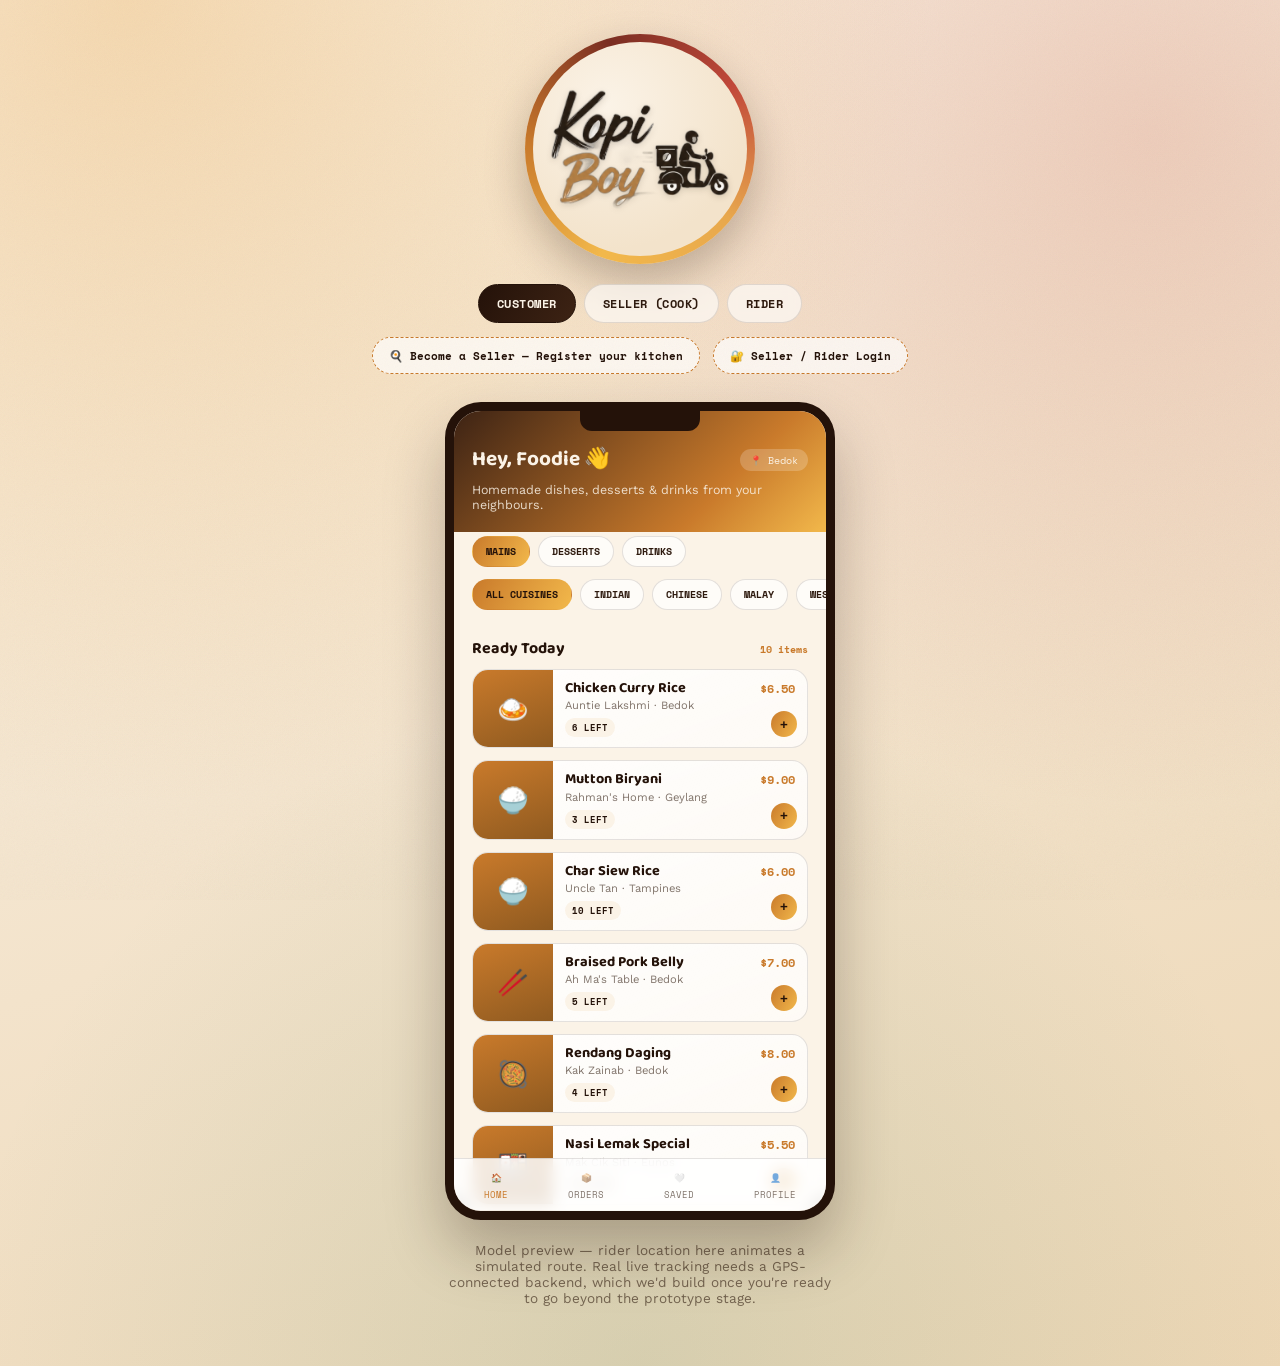
<file: Index.html>
<!DOCTYPE html>
<html lang="en">
<head>
<meta charset="UTF-8">
<meta name="viewport" content="width=device-width, initial-scale=1.0">
<title>Kopi Boy — Platform</title>
<link rel="preconnect" href="https://fonts.googleapis.com">
<link href="https://fonts.googleapis.com/css2?family=Caveat:wght@600;700&family=Baloo+2:wght@500;600;700;800&family=Work+Sans:wght@400;500;600;700&family=Space+Mono:wght@400;700&display=swap" rel="stylesheet">
<style>
  :root{
    --roast:#241209; --roast2:#3D2314; --caramel:#C97A2B; --caramel2:#E8A84D;
    --marigold:#F2B84B; --cream:#FBF3E7; --mint:#4E8B6B; --chili:#C1483A;
    --line:rgba(36,18,9,0.12); --text:#2E1A0E; --sub:rgba(46,26,14,0.6);
  }
  *{box-sizing:border-box; margin:0; padding:0;}
  body{
    font-family:'Work Sans',sans-serif; color:var(--text);
    background:
      radial-gradient(circle at 10% 0%, rgba(233,168,77,0.35), transparent 45%),
      radial-gradient(circle at 90% 10%, rgba(193,72,58,0.18), transparent 40%),
      radial-gradient(circle at 50% 100%, rgba(78,139,107,0.15), transparent 45%),
      linear-gradient(160deg, #FBF3E7 0%, #F3E3CB 55%, #ECD6B4 100%);
    min-height:100vh; padding:34px 16px 60px;
  }
  h1,h2,h3{font-family:'Baloo 2', sans-serif; font-weight:700;}
  .eyebrow{font-family:'Space Mono',monospace; text-transform:uppercase; letter-spacing:0.1em; font-size:0.65rem; font-weight:700;}
  .grain{position:fixed; inset:0; pointer-events:none; opacity:0.05; mix-blend-mode:multiply;
    background-image:url("data:image/svg+xml,%3Csvg xmlns='http://www.w3.org/2000/svg' width='120' height='120'%3E%3Cfilter id='n'%3E%3CfeTurbulence type='fractalNoise' baseFrequency='0.9' numOctaves='2' stitchTiles='stitch'/%3E%3C/filter%3E%3Crect width='100%25' height='100%25' filter='url(%23n)'/%3E%3C/svg%3E");}

  /* ---- header / logo ---- */
  .top{max-width:920px; margin:0 auto 20px; text-align:center;}
  .logo-halo{
    width:230px; height:230px; margin:0 auto 6px; border-radius:50%;
    background:conic-gradient(from 200deg, #F2B84B, #C97A2B, #7A2E22, #C1483A, #E8A84D, #F2B84B);
    display:flex; align-items:center; justify-content:center;
    box-shadow:0 18px 40px rgba(36,18,9,0.25);
    position:relative;
  }
  .logo-halo::before{
    content:""; position:absolute; inset:8px; border-radius:50%;
    background:radial-gradient(circle at 35% 30%, #FBF3E7, #F3E3CB 70%);
  }
  .logo-img{max-width:78%; width:78%; position:relative; z-index:2; filter:drop-shadow(0 2px 3px rgba(36,18,9,0.15));}

  /* ---- role switch ---- */
  .role-switch{display:flex; justify-content:center; gap:8px; margin-top:20px; flex-wrap:wrap;}
  .role-btn{
    font-family:'Space Mono',monospace; font-weight:700; font-size:0.72rem; text-transform:uppercase;
    padding:10px 18px; border-radius:30px; cursor:pointer; border:1px solid var(--line);
    background:rgba(255,255,255,0.6); backdrop-filter:blur(6px); letter-spacing:0.04em;
    transition:all 0.2s ease;
  }
  .role-btn.active{background:linear-gradient(120deg, var(--roast), var(--roast2)); color:var(--cream); border-color:var(--roast);}

  /* ---- phone frame ---- */
  .stage{max-width:920px; margin:28px auto 0; display:flex; justify-content:center;}
  .phone{width:390px; max-width:100%; border-radius:36px; border:9px solid var(--roast); box-shadow:0 30px 60px rgba(36,18,9,0.28); overflow:hidden; position:relative; background:var(--cream);}
  .notch{position:absolute; top:0; left:50%; transform:translateX(-50%); width:120px; height:20px; background:var(--roast); border-radius:0 0 12px 12px; z-index:30;}
  .screen{height:800px; overflow-y:auto; -ms-overflow-style:none; scrollbar-width:none; position:relative;}
  .screen::-webkit-scrollbar{display:none;}

  /* ---- gradient card header used by all roles ---- */
  .g-header{padding:32px 18px 20px; color:var(--cream); position:relative; overflow:hidden;}
  .g-header.customer{background:linear-gradient(135deg, #3D2314, #C97A2B 70%, #F2B84B);}
  .g-header.seller{background:linear-gradient(135deg, #2E5240, #4E8B6B 70%, #9BC7A9);}
  .g-header.rider{background:linear-gradient(135deg, #7A2E22, #C1483A 70%, #E8875C);}
  .g-header h2{font-size:1.3rem;}
  .g-header .row{display:flex; justify-content:space-between; align-items:center;}
  .g-header .badge-mini{font-family:'Space Mono',monospace; font-size:0.6rem; background:rgba(255,255,255,0.2); padding:4px 10px; border-radius:20px;}
  .g-header p.sub{font-size:0.78rem; opacity:0.85; margin-top:6px;}

  .stat-row{display:flex; gap:10px; padding:16px 18px 4px;}
  .stat{flex:1; background:rgba(255,255,255,0.65); backdrop-filter:blur(6px); border:1px solid var(--line); border-radius:14px; padding:12px; text-align:center;}
  .stat .n{font-family:'Baloo 2',sans-serif; font-weight:700; font-size:1.15rem; color:var(--roast);}
  .stat .l{font-family:'Space Mono',monospace; font-size:0.55rem; text-transform:uppercase; color:var(--sub);}

  .section-label{padding:18px 18px 8px; display:flex; justify-content:space-between; align-items:baseline;}
  .section-label h3{font-size:1rem; color:var(--roast);}
  .section-label span{font-family:'Space Mono',monospace; font-size:0.6rem; color:var(--caramel); font-weight:700;}

  .chips{display:flex; gap:8px; padding:4px 18px 8px; overflow-x:auto;}
  .chip{font-family:'Space Mono',monospace; font-size:0.64rem; font-weight:700; padding:7px 13px; border-radius:20px; white-space:nowrap; cursor:pointer; border:1px solid var(--line); background:rgba(255,255,255,0.7); text-transform:uppercase;}
  .chip.active{background:linear-gradient(120deg, var(--caramel), var(--marigold)); color:var(--roast); border-color:transparent;}

  .list{padding:0 18px 90px; display:flex; flex-direction:column; gap:12px;}
  .card{background:linear-gradient(160deg, rgba(255,255,255,0.9), rgba(255,255,255,0.6)); border:1px solid var(--line); border-radius:16px; overflow:hidden; display:flex; position:relative;}
  .thumb{width:80px; flex-shrink:0; display:flex; align-items:center; justify-content:center; font-size:1.6rem; color:#fff;}
  .thumb.mains{background:linear-gradient(160deg,#C97A2B,#8f5a20);}
  .thumb.dessert{background:linear-gradient(160deg,#D46A8C,#9c3e5f);}
  .thumb.drinks{background:linear-gradient(160deg,#4E8B6B,#2f5f45);}
  .card-body{padding:10px 12px; flex:1;}
  .card-top{display:flex; justify-content:space-between; align-items:flex-start; gap:6px;}
  .dish{font-family:'Baloo 2',sans-serif; font-weight:700; font-size:0.9rem; color:var(--roast); line-height:1.2;}
  .price{font-family:'Space Mono',monospace; font-weight:700; font-size:0.75rem; color:var(--caramel);}
  .meta{font-size:0.7rem; color:var(--sub); margin-top:2px;}
  .badge{font-family:'Space Mono',monospace; font-size:0.55rem; text-transform:uppercase; padding:3px 7px; border-radius:20px; background:var(--cream); font-weight:700; color:var(--roast); margin-top:6px; display:inline-block;}
  .add-btn{position:absolute; right:10px; bottom:10px; width:26px; height:26px; border-radius:50%; background:linear-gradient(120deg, var(--caramel), var(--marigold)); color:var(--roast); border:none; font-weight:800; cursor:pointer;}

  /* ---- tracking ---- */
  .track-wrap{padding:18px;}
  .map{
    height:190px; border-radius:18px; position:relative; overflow:hidden;
    background:linear-gradient(160deg, #d8e9dd, #c3ded0);
    border:1px solid var(--line);
  }
  .route-line{position:absolute; left:14%; right:14%; top:50%; height:2px; background:repeating-linear-gradient(to right, var(--caramel) 0 6px, transparent 6px 12px); transform:translateY(-50%);}
  .pin{position:absolute; top:50%; transform:translate(-50%,-50%); font-size:1.4rem;}
  .pin.cook{left:14%;}
  .pin.home{left:86%;}
  .rider-dot{position:absolute; top:50%; transform:translate(-50%,-50%); font-size:1.3rem; transition:left 1.2s linear;}
  .eta-pill{position:absolute; top:12px; right:12px; background:rgba(36,18,9,0.85); color:#fff; font-family:'Space Mono',monospace; font-size:0.65rem; font-weight:700; padding:6px 12px; border-radius:20px;}
  .track-steps{margin-top:20px;}
  .track-step{display:flex; gap:12px; position:relative; padding-bottom:22px;}
  .track-step:last-child{padding-bottom:0;}
  .track-step::before{content:""; position:absolute; left:9px; top:20px; bottom:0; width:2px; background:var(--line);}
  .track-step:last-child::before{display:none;}
  .track-dot{width:20px; height:20px; border-radius:50%; background:var(--line); flex-shrink:0; display:flex; align-items:center; justify-content:center; font-size:0.6rem; color:#fff;}
  .track-dot.done{background:linear-gradient(120deg, var(--mint), #6bb98f);}
  .track-dot.active{background:linear-gradient(120deg, var(--marigold), var(--caramel));}
  .track-label{font-weight:600; font-size:0.85rem; color:var(--roast);}
  .track-sub{font-size:0.7rem; color:var(--sub); margin-top:2px;}
  .rider-card{display:flex; align-items:center; gap:12px; background:rgba(255,255,255,0.8); border:1px solid var(--line); border-radius:14px; padding:12px; margin-top:16px;}
  .rider-avatar{width:40px; height:40px; border-radius:50%; background:linear-gradient(120deg, var(--chili), #e88); display:flex; align-items:center; justify-content:center; font-size:1.2rem;}
  .rider-card .name{font-weight:700; font-size:0.85rem;}
  .rider-card .sub{font-size:0.68rem; color:var(--sub);}
  .call-btn{margin-left:auto; background:var(--mint); color:#fff; border:none; border-radius:10px; padding:8px 12px; font-family:'Space Mono',monospace; font-weight:700; font-size:0.62rem; cursor:pointer;}

  /* ---- seller orders ---- */
  .order-row{background:rgba(255,255,255,0.8); border:1px solid var(--line); border-radius:14px; padding:12px 14px; margin-bottom:10px;}
  .order-row .top{display:flex; justify-content:space-between; align-items:center;}
  .order-row .name{font-weight:700; font-size:0.85rem;}
  .status-pill{font-family:'Space Mono',monospace; font-size:0.58rem; font-weight:700; padding:3px 9px; border-radius:20px; text-transform:uppercase;}
  .status-pill.new{background:rgba(193,72,58,0.15); color:var(--chili);}
  .status-pill.prep{background:rgba(232,168,77,0.2); color:var(--caramel);}
  .status-pill.ready{background:rgba(78,139,107,0.18); color:var(--mint);}
  .mini-btn{font-family:'Space Mono',monospace; font-size:0.6rem; font-weight:700; text-transform:uppercase; padding:7px 10px; border-radius:8px; border:none; cursor:pointer; margin-top:8px; background:linear-gradient(120deg, var(--roast), var(--roast2)); color:var(--cream);}

  /* ---- rider jobs ---- */
  .job-row{background:rgba(255,255,255,0.85); border:1px solid var(--line); border-radius:14px; padding:14px; margin-bottom:10px;}
  .job-row .top{display:flex; justify-content:space-between; align-items:center;}
  .job-row .zone{font-family:'Space Mono',monospace; font-weight:700; font-size:0.7rem; color:var(--chili);}
  .job-row .fee{font-family:'Space Mono',monospace; font-weight:800; font-size:1rem; color:var(--roast);}
  .job-row .route{font-size:0.75rem; color:var(--sub); margin-top:4px;}
  .accept-btn{width:100%; margin-top:10px; background:linear-gradient(120deg, var(--chili), #e0654f); color:#fff; border:none; border-radius:10px; padding:10px; font-family:'Space Mono',monospace; font-weight:700; font-size:0.68rem; text-transform:uppercase; cursor:pointer;}

  .bottom-nav{position:sticky; bottom:0; background:rgba(255,255,255,0.85); backdrop-filter:blur(8px); border-top:1px solid var(--line); display:flex; justify-content:space-around; padding:12px 0 10px;}
  .nav-item{display:flex; flex-direction:column; align-items:center; gap:4px; color:var(--sub); font-family:'Space Mono',monospace; font-size:0.55rem; text-transform:uppercase; cursor:pointer;}
  .nav-item.active{color:var(--caramel);}
  .nav-item svg{width:18px; height:18px;}

  .caption{max-width:390px; margin:22px auto 0; text-align:center; color:var(--sub); font-size:0.85rem;}

  .join-seller-link{
    margin-top:14px; display:inline-block; font-family:'Space Mono',monospace; font-size:0.7rem; font-weight:700;
    color:var(--roast); background:rgba(255,255,255,0.7); border:1px dashed var(--caramel); border-radius:20px;
    padding:9px 16px; cursor:pointer;
  }

  /* ---- seller onboarding form ---- */
  .form-overlay{position:absolute; inset:0; background:var(--cream); transform:translateY(100%); transition:transform 0.25s ease; z-index:40; overflow-y:auto; display:none;}
  .form-overlay.open{transform:translateY(0); display:block;}
  .form-head{background:linear-gradient(135deg, #3D2314, #C97A2B 70%, #F2B84B); color:var(--cream); padding:32px 18px 20px; position:relative;}
  .form-head .back{position:absolute; top:16px; left:14px; width:32px; height:32px; background:rgba(255,255,255,0.2); border-radius:50%; display:flex; align-items:center; justify-content:center; cursor:pointer;}
  .form-head h2{font-size:1.15rem;}
  .form-head p{font-size:0.75rem; opacity:0.85; margin-top:4px;}
  .form-body{padding:18px;}
  .f-group{margin-bottom:14px;}
  .f-group label{display:block; font-family:'Space Mono',monospace; font-size:0.62rem; text-transform:uppercase; letter-spacing:0.05em; margin-bottom:5px; color:var(--roast);}
  .f-group input, .f-group select, .f-group textarea{
    width:100%; padding:11px 12px; border:1px solid var(--line); border-radius:10px;
    background:#fff; font-family:'Work Sans'; font-size:0.85rem; color:var(--text);
  }
  .f-group textarea{resize:vertical; min-height:60px;}
  .f-group .hint{font-size:0.65rem; color:var(--sub); margin-top:4px;}
  .f-section-title{font-family:'Space Mono',monospace; font-size:0.62rem; text-transform:uppercase; letter-spacing:0.06em; color:var(--caramel); margin:22px 0 10px; font-weight:700;}
  .photo-box{border:1.5px dashed var(--line); border-radius:12px; padding:20px; text-align:center; font-size:0.78rem; color:var(--sub); background:#fff;}
  .terms-row{display:flex; align-items:flex-start; gap:8px; font-size:0.75rem; color:var(--sub); margin-top:16px;}
  .terms-row input{width:auto; margin-top:2px;}
  .submit-btn{width:100%; margin-top:20px; background:linear-gradient(120deg, var(--roast), var(--roast2)); color:var(--cream); border:none; border-radius:12px; padding:15px; font-family:'Space Mono',monospace; font-weight:700; font-size:0.8rem; text-transform:uppercase; cursor:pointer;}
  .onboard-confirm{display:none; text-align:center; padding:40px 24px;}
  .onboard-confirm .icon{font-size:3rem; margin-bottom:14px;}
  .onboard-confirm h3{color:var(--roast); font-size:1.2rem; margin-bottom:8px;}
  .onboard-confirm p{font-size:0.85rem; color:var(--sub); line-height:1.5;}

  /* ---- login / OTP ---- */
  .otp-row{display:flex; gap:8px; justify-content:center; margin:20px 0 6px;}
  .otp-box{width:42px; height:52px; border:1.5px solid var(--line); border-radius:10px; text-align:center; font-size:1.2rem; font-family:'Space Mono',monospace; background:#fff;}
  .otp-box:focus{outline:2px solid var(--caramel);}
  .resend{text-align:center; font-family:'Space Mono',monospace; font-size:0.68rem; color:var(--caramel); cursor:pointer; margin-top:10px;}
  .demo-note{background:rgba(232,168,77,0.15); border:1px dashed var(--caramel); border-radius:10px; padding:10px 12px; font-size:0.72rem; color:var(--roast); margin-top:18px; line-height:1.4;}
  .role-pick{display:flex; gap:10px; margin-top:10px;}
  .role-pick button{flex:1; padding:11px; border-radius:10px; border:1px solid var(--line); background:#fff; font-family:'Space Mono',monospace; font-weight:700; font-size:0.7rem; text-transform:uppercase; cursor:pointer;}
</style>
</head>
<body>
<div class="grain"></div>

<div class="top">
  <div class="logo-halo"><img class="logo-img" src="[data-uri]" alt="Kopi Boy"></div>
  <div class="role-switch">
    <div class="role-btn active" data-role="customer" onclick="setRole('customer')">Customer</div>
    <div class="role-btn" data-role="seller" onclick="setRole('seller')">Seller (Cook)</div>
    <div class="role-btn" data-role="rider" onclick="setRole('rider')">Rider</div>
  </div>
  <div class="join-seller-link" onclick="openSellerOnboard()">🍳 Become a Seller — Register your kitchen</div>
  <div class="join-seller-link" onclick="openLogin()" style="margin-left:8px;">🔐 Seller / Rider Login</div>
</div>

<div class="stage">
  <div class="phone">
    <div class="notch"></div>
    <div class="screen" id="screen">

      <!-- ============ CUSTOMER ============ -->
      <div id="view-customer">
        <div class="g-header customer">
          <div class="row"><h2>Hey, Foodie 👋</h2><span class="badge-mini">📍 Bedok</span></div>
          <p class="sub">Homemade dishes, desserts & drinks from your neighbours.</p>
        </div>
        <div class="chips" id="custChips">
          <div class="chip active" data-cat="mains">Mains</div>
          <div class="chip" data-cat="dessert">Desserts</div>
          <div class="chip" data-cat="drinks">Drinks</div>
        </div>
        <div class="chips" id="cuisineChips">
          <div class="chip active" data-cuisine="all">All Cuisines</div>
          <div class="chip" data-cuisine="indian">Indian</div>
          <div class="chip" data-cuisine="chinese">Chinese</div>
          <div class="chip" data-cuisine="malay">Malay</div>
          <div class="chip" data-cuisine="western">Western</div>
          <div class="chip" data-cuisine="others">Others (Japanese, Mexican...)</div>
        </div>
        <div class="section-label"><h3>Ready Today</h3><span id="custCount"></span></div>
        <div class="list" id="custList"></div>
      </div>

      <!-- ============ CUSTOMER: TRACKING ============ -->
      <div id="view-tracking" style="display:none;">
        <div class="g-header customer">
          <div class="row"><h2>Order on the way</h2><span class="badge-mini">#KB1042</span></div>
          <p class="sub">Chicken Curry Rice · Auntie Lakshmi's Kitchen</p>
        </div>
        <div class="track-wrap">
          <div class="map">
            <div class="eta-pill" id="etaPill">ETA 6 min</div>
            <div class="route-line"></div>
            <div class="pin cook">🍳</div>
            <div class="pin home">🏠</div>
            <div class="rider-dot" id="riderDot" style="left:14%;">🛵</div>
          </div>
          <div class="rider-card">
            <div class="rider-avatar">🧑</div>
            <div><div class="name">Kumar (Rider)</div><div class="sub">Zone B · e-bike</div></div>
            <button class="call-btn" onclick="alert('Would open WhatsApp chat with Kumar')">WhatsApp</button>
          </div>
          <div class="track-steps" id="trackSteps"></div>
        </div>
      </div>

      <!-- ============ SELLER ============ -->
      <div id="view-seller" style="display:none;">
        <div class="g-header seller">
          <div class="row"><h2>Auntie Lakshmi's Kitchen</h2><span class="badge-mini">Founding Cook</span></div>
          <p class="sub">Subscription: Active · Next bill in 18 days</p>
        </div>
        <div class="stat-row">
          <div class="stat"><div class="n">7</div><div class="l">Orders Today</div></div>
          <div class="stat"><div class="n">$61</div><div class="l">Today's Sales</div></div>
          <div class="stat"><div class="n">4.9★</div><div class="l">Rating</div></div>
        </div>
        <div class="section-label"><h3>Incoming Orders</h3><span>Live</span></div>
        <div class="list" id="sellerOrders" style="padding-top:0;"></div>
        <div class="section-label"><h3>Your Menu</h3><span>3 items</span></div>
        <div class="list" style="padding-top:0;">
          <div class="order-row"><div class="top"><span class="name">Chicken Curry Rice · $6.50</span><span class="status-pill ready">Live</span></div></div>
          <div class="order-row"><div class="top"><span class="name">Gulab Jamun (2pc) · $3.00</span><span class="status-pill ready">Live</span></div></div>
          <div class="order-row"><div class="top"><span class="name">Homemade Chai · $2.50</span><span class="status-pill ready">Live</span></div></div>
        </div>
      </div>

      <!-- ============ RIDER ============ -->
      <div id="view-rider" style="display:none;">
        <div class="g-header rider">
          <div class="row"><h2>Hey, Kumar 🛵</h2><span class="badge-mini">Founding Rider</span></div>
          <p class="sub">Subscription: Active · Unlimited jobs this month</p>
        </div>
        <div class="stat-row">
          <div class="stat"><div class="n">5</div><div class="l">Trips Today</div></div>
          <div class="stat"><div class="n">$18</div><div class="l">Today's Earnings</div></div>
          <div class="stat"><div class="n">4.8★</div><div class="l">Rating</div></div>
        </div>
        <div class="section-label"><h3>Available Jobs Near You</h3><span>3 nearby</span></div>
        <div class="list" id="riderJobs" style="padding-top:0;"></div>
      </div>

      <div class="bottom-nav" id="bottomNav"></div>

      <!-- ============ SELLER ONBOARDING FORM ============ -->
      <div class="form-overlay" id="sellerOnboardOverlay">
        <div id="onboardFormWrap">
          <div class="form-head">
            <div class="back" onclick="closeSellerOnboard()">←</div>
            <h2>Become a Kopi Boy Seller</h2>
            <p>Takes about 5 minutes · First month free for founding cooks</p>
          </div>
          <div class="form-body">
            <div class="f-section-title">Basic Info</div>
            <div class="f-group"><label>Your Name</label><input type="text" placeholder="e.g. Lakshmi"></div>
            <div class="f-group"><label>WhatsApp Number</label><input type="tel" placeholder="+65 9XXX XXXX"></div>
            <div class="f-group"><label>Email (optional)</label><input type="email" placeholder="you@email.com"></div>

            <div class="f-section-title">Your Kitchen</div>
            <div class="f-group"><label>Neighbourhood / Area</label><input type="text" placeholder="e.g. Bedok"></div>
            <div class="f-group">
              <label>Cuisine</label>
              <select><option>Indian</option><option>Chinese</option><option>Malay</option><option>Western</option><option>Others (Japanese, Mexican...)</option></select>
            </div>
            <div class="f-group"><label>Your Story (shown on your profile)</label><textarea placeholder="e.g. 20 years cooking Chettinad-style food for my family, now sharing it with the neighbourhood."></textarea></div>
            <div class="f-group">
              <label>Kitchen / Profile Photo</label>
              <div class="photo-box">📷 Tap to upload a photo of you or your kitchen</div>
              <div class="hint">Helps customers trust your listing — no professional photo needed.</div>
            </div>

            <div class="f-section-title">Getting Paid</div>
            <div class="f-group"><label>PayNow Number / UEN</label><input type="tel" placeholder="Number linked to your PayNow"></div>

            <div class="f-section-title">Your First Dish</div>
            <div class="f-group"><label>Dish Name</label><input type="text" placeholder="e.g. Chicken Curry Rice"></div>
            <div class="f-group">
              <label>Category</label>
              <select><option>Mains</option><option>Dessert</option><option>Drinks</option></select>
            </div>
            <div class="f-group"><label>Price ($)</label><input type="number" placeholder="6.50" step="0.10"></div>

            <div class="terms-row">
              <input type="checkbox" id="termsCheck">
              <label for="termsCheck">I agree to Kopi Boy's subscription terms, to pay my rider promptly on every delivery, and confirm I follow SFA home-based food business guidelines.</label>
            </div>

            <button class="submit-btn" onclick="submitSellerOnboard()">Submit &amp; Claim Founding Spot</button>
          </div>
        </div>
        <div class="onboard-confirm" id="onboardConfirm">
          <div class="icon">🎉</div>
          <h3>You're on the list!</h3>
          <p>We'll review your details and message you on WhatsApp within 1–2 days to activate your kitchen on Kopi Boy. Your first month is free as a founding cook.</p>
        </div>
      </div>

      <!-- ============ LOGIN / OTP ============ -->
      <div class="form-overlay" id="loginOverlay">
        <div class="form-head">
          <div class="back" onclick="closeLogin()">←</div>
          <h2>Seller / Rider Login</h2>
          <p>Log in with the WhatsApp number you registered with</p>
        </div>
        <div class="form-body" id="loginStep1">
          <div class="f-group"><label>WhatsApp Number</label><input type="tel" id="loginPhone" placeholder="+65 9XXX XXXX"></div>
          <button class="submit-btn" onclick="sendOtp()">Send OTP via WhatsApp</button>
        </div>
        <div class="form-body" id="loginStep2" style="display:none;">
          <label style="display:block; text-align:center; font-family:'Space Mono',monospace; font-size:0.7rem; color:var(--sub); margin-bottom:4px;">Enter the 6-digit code we sent to your WhatsApp</label>
          <div class="otp-row">
            <input class="otp-box" maxlength="1"><input class="otp-box" maxlength="1"><input class="otp-box" maxlength="1">
            <input class="otp-box" maxlength="1"><input class="otp-box" maxlength="1"><input class="otp-box" maxlength="1">
          </div>
          <div class="resend" onclick="sendOtp()">Didn't get it? Resend code</div>
          <button class="submit-btn" onclick="verifyOtp()">Verify &amp; Log In</button>
        </div>
        <div class="form-body" id="loginStep3" style="display:none;">
          <div class="onboard-confirm" style="display:block; padding:20px 4px;">
            <div class="icon">✅</div>
            <h3>Number verified!</h3>
            <p>In the live app, we'd auto-detect your account type from this number. For this demo, pick which dashboard to preview:</p>
            <div class="role-pick">
              <button onclick="loginAs('seller')">Seller Dashboard</button>
              <button onclick="loginAs('rider')">Rider Dashboard</button>
            </div>
          </div>
        </div>
      </div>
    </div>
  </div>
</div>
<p class="caption">Model preview — rider location here animates a simulated route. Real live tracking needs a GPS-connected backend, which we'd build once you're ready to go beyond the prototype stage.</p>

<script>
/* ---------------- DATA ---------------- */
const menu = [
  {dish:"Chicken Curry Rice", cook:"Auntie Lakshmi", cat:"mains", cuisine:"indian", icon:"🍛", price:6.50, area:"Bedok", left:"6 left"},
  {dish:"Mutton Biryani", cook:"Rahman's Home", cat:"mains", cuisine:"indian", icon:"🍚", price:9.00, area:"Geylang", left:"3 left"},
  {dish:"Char Siew Rice", cook:"Uncle Tan", cat:"mains", cuisine:"chinese", icon:"🍚", price:6.00, area:"Tampines", left:"10 left"},
  {dish:"Braised Pork Belly", cook:"Ah Ma's Table", cat:"mains", cuisine:"chinese", icon:"🥢", price:7.00, area:"Bedok", left:"5 left"},
  {dish:"Rendang Daging", cook:"Kak Zainab", cat:"mains", cuisine:"malay", icon:"🥘", price:8.00, area:"Bedok", left:"4 left"},
  {dish:"Nasi Lemak Special", cook:"Mak Cik Siti", cat:"mains", cuisine:"malay", icon:"🍱", price:5.50, area:"Eunos", left:"15 left"},
  {dish:"Shepherd's Pie", cook:"James' Kitchen", cat:"mains", cuisine:"western", icon:"🥧", price:8.50, area:"Bedok", left:"5 left"},
  {dish:"Creamy Mushroom Pasta", cook:"Chef Marco's Home", cat:"mains", cuisine:"western", icon:"🍝", price:7.50, area:"Tampines", left:"6 left"},
  {dish:"Chicken Katsu Curry", cook:"Yuki's Kitchen", cat:"mains", cuisine:"others", icon:"🍱", price:8.00, area:"Simei", left:"7 left"},
  {dish:"Beef Tacos (3pc)", cook:"Carlos' Cocina", cat:"mains", cuisine:"others", icon:"🌮", price:7.00, area:"Bedok", left:"8 left"},
  {dish:"Gulab Jamun (2pc)", cook:"Auntie Lakshmi", cat:"dessert", icon:"🍮", price:3.00, area:"Bedok", left:"12 left"},
  {dish:"Kueh Lapis", cook:"Mak Cik Siti", cat:"dessert", icon:"🍰", price:2.50, area:"Eunos", left:"9 left"},
  {dish:"Red Bean Soup", cook:"Uncle Tan", cat:"dessert", icon:"🍧", price:2.80, area:"Tampines", left:"7 left"},
  {dish:"Homemade Chai", cook:"Auntie Lakshmi", cat:"drinks", icon:"🍵", price:2.50, area:"Bedok", left:"15 left"},
  {dish:"Iced Bandung", cook:"Kak Zainab", cat:"drinks", icon:"🥤", price:2.00, area:"Bedok", left:"10 left"},
  {dish:"Kopi-O", cook:"Uncle Tan", cat:"drinks", icon:"☕", price:1.80, area:"Tampines", left:"20 left"},
];

const navSets = {
  customer:[["browse","🏠","Home"],["orders","📦","Orders"],["saved","🤍","Saved"],["profile","👤","Profile"]],
  seller:[["dash","🏠","Dashboard"],["orders","📦","Orders"],["menu","📋","Menu"],["profile","👤","Profile"]],
  rider:[["dash","🏠","Dashboard"],["jobs","🛵","Jobs"],["earn","💰","Earnings"],["profile","👤","Profile"]],
};

/* ---------------- ROLE SWITCH ---------------- */
function setRole(role){
  document.querySelectorAll('.role-btn').forEach(b => b.classList.toggle('active', b.dataset.role === role));
  ['customer','seller','rider'].forEach(r => document.getElementById('view-'+r).style.display = r===role ? 'block':'none');
  document.getElementById('view-tracking').style.display = 'none';
  renderNav(role);
  if(role === 'customer') renderCustList('mains', 'all');
  if(role === 'seller') renderSellerOrders();
  if(role === 'rider') renderRiderJobs();
}

function renderNav(role){
  const nav = document.getElementById('bottomNav');
  nav.innerHTML = navSets[role].map((n,i) => `<div class="nav-item ${i===0?'active':''}"><span>${n[1]}</span><span>${n[2]}</span></div>`).join('');
}

/* ---------------- CUSTOMER ---------------- */
let activeCat = 'mains';
let activeCuisine = 'all';

function renderCustList(cat, cuisine){
  activeCat = cat !== undefined ? cat : activeCat;
  activeCuisine = cuisine !== undefined ? cuisine : activeCuisine;
  document.getElementById('cuisineChips').style.display = activeCat === 'mains' ? 'flex' : 'none';

  const items = menu.filter(m => m.cat === activeCat && (activeCat !== 'mains' || activeCuisine === 'all' || m.cuisine === activeCuisine));
  document.getElementById('custCount').textContent = items.length + ' items';
  document.getElementById('custList').innerHTML = items.map(m => `
    <div class="card">
      <div class="thumb ${m.cat}">${m.icon}</div>
      <div class="card-body">
        <div class="card-top"><div class="dish">${m.dish}</div><div class="price">$${m.price.toFixed(2)}</div></div>
        <div class="meta">${m.cook} · ${m.area}</div>
        <div class="badge">${m.left}</div>
      </div>
      <button class="add-btn" onclick="viewTracking()">+</button>
    </div>`).join('');
}
document.getElementById('custChips').addEventListener('click', e => {
  if(!e.target.classList.contains('chip')) return;
  document.querySelectorAll('#custChips .chip').forEach(c => c.classList.remove('active'));
  e.target.classList.add('active');
  document.querySelectorAll('#cuisineChips .chip').forEach(c => c.classList.toggle('active', c.dataset.cuisine === 'all'));
  renderCustList(e.target.dataset.cat, 'all');
});
document.getElementById('cuisineChips').addEventListener('click', e => {
  if(!e.target.classList.contains('chip')) return;
  document.querySelectorAll('#cuisineChips .chip').forEach(c => c.classList.remove('active'));
  e.target.classList.add('active');
  renderCustList(undefined, e.target.dataset.cuisine);
});

function viewTracking(){
  document.getElementById('view-customer').style.display = 'none';
  document.getElementById('view-tracking').style.display = 'block';
  startRiderAnim();
}

/* ---- simulated live tracking ---- */
let animPct = 14;
function startRiderAnim(){
  animPct = 14;
  const steps = [
    {label:'Order Confirmed', sub:'Auntie Lakshmi accepted your order', done:true},
    {label:'Preparing', sub:'Cooking now', done:true},
    {label:'Rider Picked Up', sub:'Kumar is on the way to you', done:false, active:true},
    {label:'Delivered', sub:'Arriving soon', done:false},
  ];
  renderTrackSteps(steps);
  const dot = document.getElementById('riderDot');
  const eta = document.getElementById('etaPill');
  clearInterval(window._trackTimer);
  window._trackTimer = setInterval(() => {
    animPct += 8;
    if(animPct >= 86){ animPct = 86; clearInterval(window._trackTimer); eta.textContent = 'Arrived'; steps[2].done=true; steps[2].active=false; steps[3].done=true; renderTrackSteps(steps); }
    else { const remaining = Math.max(1, Math.round((86-animPct)/8)); eta.textContent = 'ETA ' + remaining + ' min'; }
    dot.style.left = animPct + '%';
  }, 1400);
}
function renderTrackSteps(steps){
  document.getElementById('trackSteps').innerHTML = steps.map(s => `
    <div class="track-step">
      <div class="track-dot ${s.done?'done':(s.active?'active':'')}">${s.done?'✓':''}</div>
      <div><div class="track-label">${s.label}</div><div class="track-sub">${s.sub}</div></div>
    </div>`).join('');
}

/* ---------------- SELLER ---------------- */
function renderSellerOrders(){
  const orders = [
    {name:"Order #KB1041 · 2x Chicken Curry Rice", status:"new"},
    {name:"Order #KB1042 · 1x Chicken Curry Rice, 1x Chai", status:"prep"},
    {name:"Order #KB1039 · 1x Gulab Jamun", status:"ready"},
  ];
  document.getElementById('sellerOrders').innerHTML = orders.map(o => `
    <div class="order-row">
      <div class="top"><span class="name">${o.name}</span><span class="status-pill ${o.status}">${o.status==='new'?'New':o.status==='prep'?'Preparing':'Ready'}</span></div>
      ${o.status!=='ready' ? `<button class="mini-btn" onclick="this.parentElement.querySelector('.status-pill').outerHTML='<span class=\\'status-pill ready\\'>Ready</span>'; this.remove();">Mark as ${o.status==='new'?'Preparing':'Ready'}</button>` : ''}
    </div>`).join('');
}

/* ---------------- RIDER ---------------- */
function renderRiderJobs(){
  const jobs = [
    {cook:"Auntie Lakshmi", zone:"Zone A · Under 1km", fee:3.00, route:"Bedok Nth Ave 3 → Bedok Ctrl"},
    {cook:"Kak Zainab", zone:"Zone B · 1–2km", fee:4.00, route:"Bedok Ave 4 → Kaki Bukit"},
    {cook:"Uncle Tan", zone:"Zone C · 2–3km", fee:5.00, route:"Tampines St 21 → Simei"},
  ];
  document.getElementById('riderJobs').innerHTML = jobs.map((j,i) => `
    <div class="job-row">
      <div class="top"><span class="zone">${j.zone}</span><span class="fee">$${j.fee.toFixed(2)}</span></div>
      <div class="route">${j.cook} · ${j.route}</div>
      <button class="accept-btn" onclick="this.textContent='Accepted ✓'; this.disabled=true; this.style.opacity=0.6;">Accept Job</button>
    </div>`).join('');
}

/* ---------------- SELLER ONBOARDING ---------------- */
function openSellerOnboard(){
  document.getElementById('onboardFormWrap').style.display = 'block';
  document.getElementById('onboardConfirm').style.display = 'none';
  document.getElementById('sellerOnboardOverlay').classList.add('open');
}
function closeSellerOnboard(){
  document.getElementById('sellerOnboardOverlay').classList.remove('open');
}
function submitSellerOnboard(){
  document.getElementById('onboardFormWrap').style.display = 'none';
  document.getElementById('onboardConfirm').style.display = 'block';
}

/* ---------------- LOGIN / OTP ---------------- */
function openLogin(){
  document.getElementById('loginStep1').style.display = 'block';
  document.getElementById('loginStep2').style.display = 'none';
  document.getElementById('loginStep3').style.display = 'none';
  document.getElementById('loginOverlay').classList.add('open');
}
function closeLogin(){ document.getElementById('loginOverlay').classList.remove('open'); }

function sendOtp(){
  const phone = document.getElementById('loginPhone').value;
  if(!phone){ alert('Enter your WhatsApp number first'); return; }
  document.getElementById('loginStep1').style.display = 'none';
  document.getElementById('loginStep2').style.display = 'block';
  const boxes = document.querySelectorAll('.otp-box');
  boxes.forEach(b => b.value = '');
  boxes[0].focus();
}
document.addEventListener('input', e => {
  if(!e.target.classList.contains('otp-box')) return;
  e.target.value = e.target.value.replace(/[^0-9]/g,'');
  if(e.target.value && e.target.nextElementSibling && e.target.nextElementSibling.classList.contains('otp-box')){
    e.target.nextElementSibling.focus();
  }
});

function verifyOtp(){
  document.getElementById('loginStep2').style.display = 'none';
  document.getElementById('loginStep3').style.display = 'block';
}
function loginAs(role){
  closeLogin();
  setRole(role);
}

/* ---------------- INIT ---------------- */
setRole('customer');
</script>
</body>
</html>
</file>
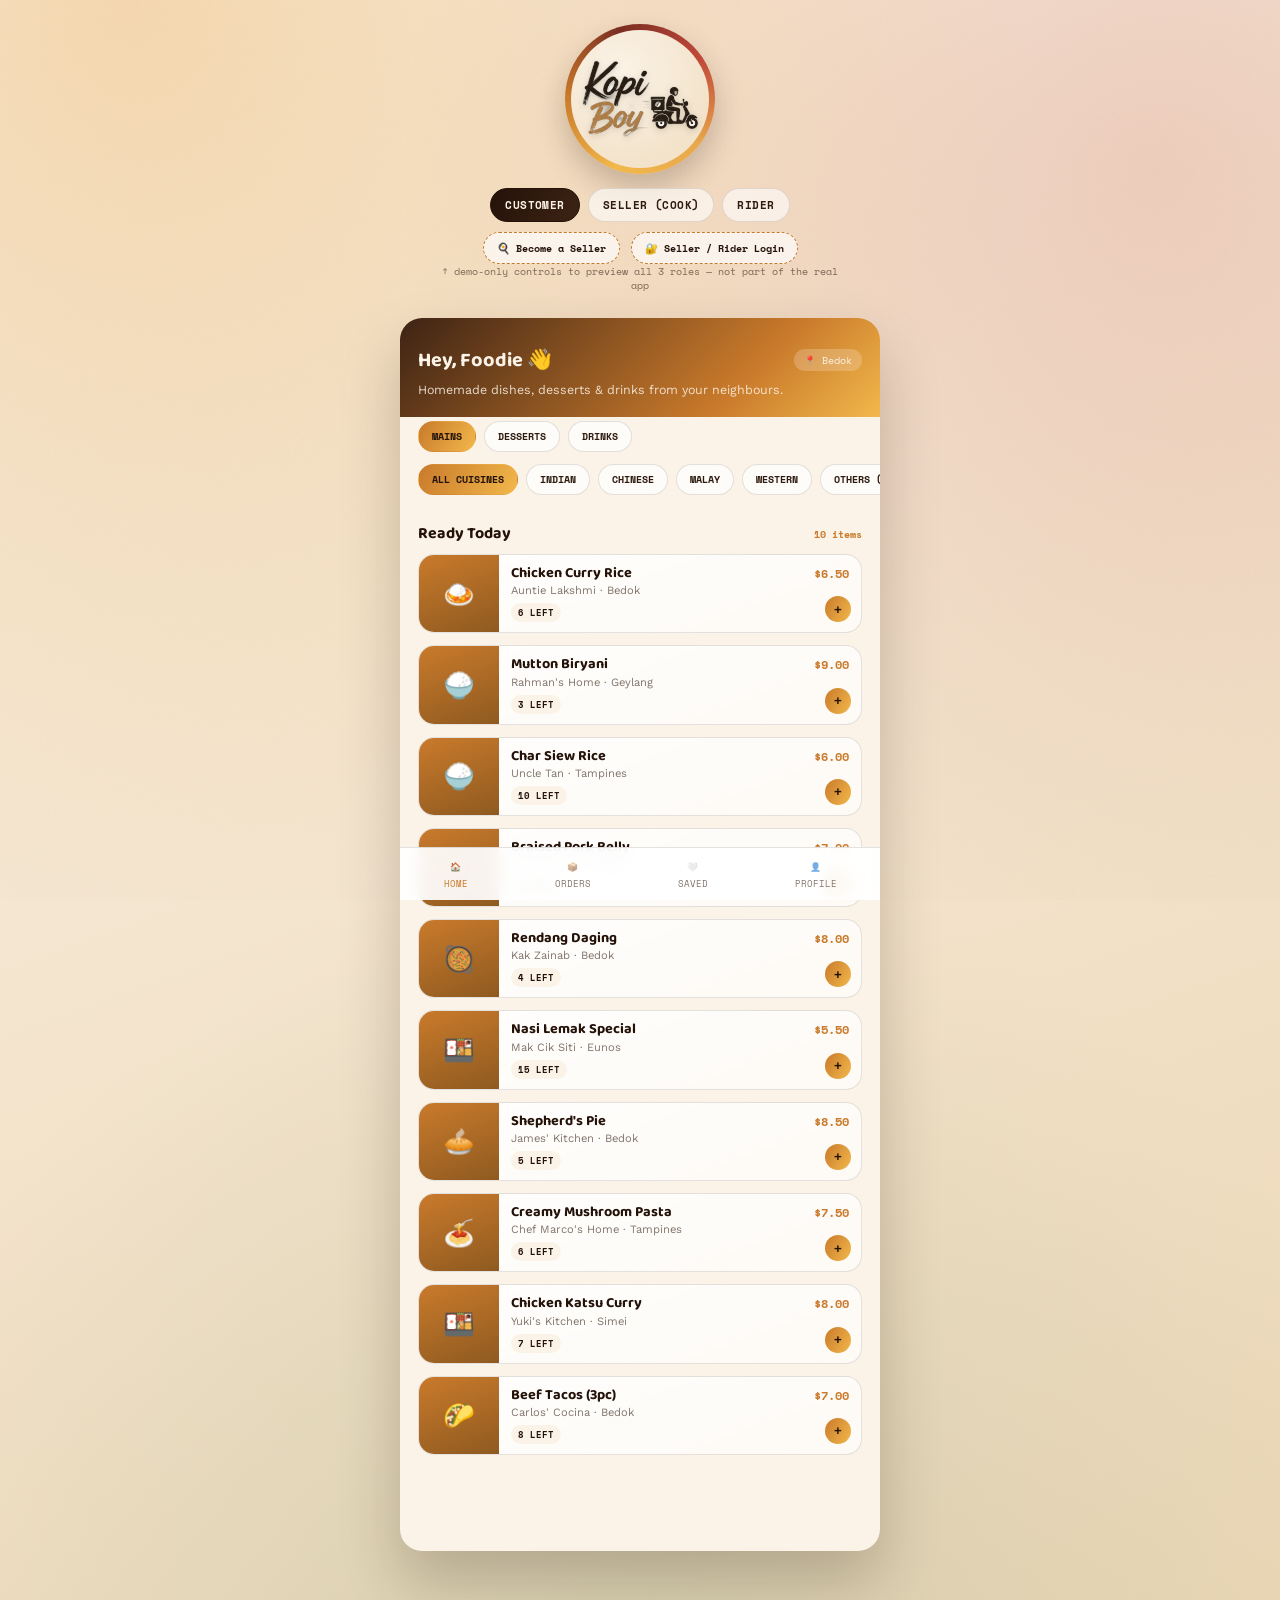
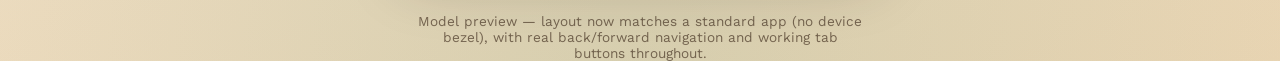
<file: kopiboy-platform-3.html>
<!DOCTYPE html>
<html lang="en">
<head>
<meta charset="UTF-8">
<meta name="viewport" content="width=device-width, initial-scale=1.0">
<title>Kopi Boy — Platform</title>
<link rel="preconnect" href="https://fonts.googleapis.com">
<link href="https://fonts.googleapis.com/css2?family=Caveat:wght@600;700&family=Baloo+2:wght@500;600;700;800&family=Work+Sans:wght@400;500;600;700&family=Space+Mono:wght@400;700&display=swap" rel="stylesheet">
<style>
  :root{
    --roast:#241209; --roast2:#3D2314; --caramel:#C97A2B; --caramel2:#E8A84D;
    --marigold:#F2B84B; --cream:#FBF3E7; --mint:#4E8B6B; --chili:#C1483A;
    --line:rgba(36,18,9,0.12); --text:#2E1A0E; --sub:rgba(46,26,14,0.6);
  }
  *{box-sizing:border-box; margin:0; padding:0;}
  body{
    font-family:'Work Sans',sans-serif; color:var(--text);
    background:
      radial-gradient(circle at 10% 0%, rgba(233,168,77,0.35), transparent 45%),
      radial-gradient(circle at 90% 10%, rgba(193,72,58,0.18), transparent 40%),
      radial-gradient(circle at 50% 100%, rgba(78,139,107,0.15), transparent 45%),
      linear-gradient(160deg, #FBF3E7 0%, #F3E3CB 55%, #ECD6B4 100%);
    min-height:100vh; padding:24px 0 0;
  }
  h1,h2,h3{font-family:'Baloo 2', sans-serif; font-weight:700;}
  .eyebrow{font-family:'Space Mono',monospace; text-transform:uppercase; letter-spacing:0.1em; font-size:0.65rem; font-weight:700;}
  .grain{position:fixed; inset:0; pointer-events:none; opacity:0.05; mix-blend-mode:multiply;
    background-image:url("data:image/svg+xml,%3Csvg xmlns='http://www.w3.org/2000/svg' width='120' height='120'%3E%3Cfilter id='n'%3E%3CfeTurbulence type='fractalNoise' baseFrequency='0.9' numOctaves='2' stitchTiles='stitch'/%3E%3C/filter%3E%3Crect width='100%25' height='100%25' filter='url(%23n)'/%3E%3C/svg%3E");}

  /* ---- header / logo ---- */
  .top{max-width:480px; margin:0 auto 16px; text-align:center; padding:0 16px;}
  .logo-halo{
    width:150px; height:150px; margin:0 auto 4px; border-radius:50%;
    background:conic-gradient(from 200deg, #F2B84B, #C97A2B, #7A2E22, #C1483A, #E8A84D, #F2B84B);
    display:flex; align-items:center; justify-content:center;
    box-shadow:0 14px 30px rgba(36,18,9,0.22);
    position:relative;
  }
  .logo-halo::before{
    content:""; position:absolute; inset:6px; border-radius:50%;
    background:radial-gradient(circle at 35% 30%, #FBF3E7, #F3E3CB 70%);
  }
  .logo-img{max-width:78%; width:78%; position:relative; z-index:2; filter:drop-shadow(0 2px 3px rgba(36,18,9,0.15));}

  /* ---- role switch (dev/demo controls, styled distinctly from the app itself) ---- */
  .role-switch{display:flex; justify-content:center; gap:8px; margin-top:14px; flex-wrap:wrap;}
  .role-btn{
    font-family:'Space Mono',monospace; font-weight:700; font-size:0.68rem; text-transform:uppercase;
    padding:8px 14px; border-radius:30px; cursor:pointer; border:1px solid var(--line);
    background:rgba(255,255,255,0.6); backdrop-filter:blur(6px); letter-spacing:0.04em;
  }
  .role-btn.active{background:linear-gradient(120deg, var(--roast), var(--roast2)); color:var(--cream); border-color:var(--roast);}
  .join-seller-link{
    margin-top:10px; display:inline-block; font-family:'Space Mono',monospace; font-size:0.65rem; font-weight:700;
    color:var(--roast); background:rgba(255,255,255,0.7); border:1px dashed var(--caramel); border-radius:20px;
    padding:7px 13px; cursor:pointer;
  }
  .demo-flag{max-width:480px; margin:0 auto 14px; text-align:center; font-family:'Space Mono',monospace; font-size:0.6rem; color:var(--sub); padding:0 16px;}

  /* ---- app shell: no device frame, clean app-style card like Grab/Foodpanda ---- */
  .stage{max-width:480px; margin:0 auto; padding:0 0 40px;}
  .app-shell{background:var(--cream); border-radius:0; overflow:hidden; position:relative; min-height:100vh; box-shadow:0 0 0 1px rgba(36,18,9,0.05);}
  @media(min-width:520px){ .app-shell{border-radius:22px; min-height:800px; box-shadow:0 30px 60px rgba(36,18,9,0.22);} .stage{padding-top:10px;} }
  .screen{position:relative; min-height:500px; padding-bottom:76px;}

  /* ---- slim top bar for sub-screens (Grab/Foodpanda style back nav) ---- */
  .topbar{position:sticky; top:0; z-index:35; align-items:center; gap:12px; padding:16px 16px; background:rgba(251,243,231,0.92); backdrop-filter:blur(8px); border-bottom:1px solid var(--line); display:none;}
  .topbar.show{display:flex;}
  .back-btn{width:32px; height:32px; border-radius:50%; background:#fff; border:1px solid var(--line); display:flex; align-items:center; justify-content:center; cursor:pointer; flex-shrink:0; font-size:1rem;}
  .back-btn.hidden{visibility:hidden;}
  .topbar-title{font-family:'Baloo 2',sans-serif; font-weight:700; font-size:1rem; color:var(--roast);}

  /* ---- gradient card header used on root/dashboard screens ---- */
  .g-header{padding:26px 18px 20px; color:var(--cream); position:relative; overflow:hidden;}
  .g-header.customer{background:linear-gradient(135deg, #3D2314, #C97A2B 70%, #F2B84B);}
  .g-header.seller{background:linear-gradient(135deg, #2E5240, #4E8B6B 70%, #9BC7A9);}
  .g-header.rider{background:linear-gradient(135deg, #7A2E22, #C1483A 70%, #E8875C);}
  .g-header h2{font-size:1.25rem;}
  .g-header .row{display:flex; justify-content:space-between; align-items:center;}
  .g-header .badge-mini{font-family:'Space Mono',monospace; font-size:0.6rem; background:rgba(255,255,255,0.2); padding:4px 10px; border-radius:20px;}
  .g-header p.sub{font-size:0.78rem; opacity:0.85; margin-top:6px;}

  .stat-row{display:flex; gap:10px; padding:16px 18px 4px;}
  .stat{flex:1; background:rgba(255,255,255,0.65); backdrop-filter:blur(6px); border:1px solid var(--line); border-radius:14px; padding:12px; text-align:center;}
  .stat .n{font-family:'Baloo 2',sans-serif; font-weight:700; font-size:1.15rem; color:var(--roast);}
  .stat .l{font-family:'Space Mono',monospace; font-size:0.55rem; text-transform:uppercase; color:var(--sub);}

  .section-label{padding:18px 18px 8px; display:flex; justify-content:space-between; align-items:baseline;}
  .section-label h3{font-size:1rem; color:var(--roast);}
  .section-label span{font-family:'Space Mono',monospace; font-size:0.6rem; color:var(--caramel); font-weight:700;}
  .section-label a{font-family:'Space Mono',monospace; font-size:0.6rem; color:var(--caramel); font-weight:700; text-decoration:none; cursor:pointer;}

  .chips{display:flex; gap:8px; padding:4px 18px 8px; overflow-x:auto;}
  .chip{font-family:'Space Mono',monospace; font-size:0.64rem; font-weight:700; padding:7px 13px; border-radius:20px; white-space:nowrap; cursor:pointer; border:1px solid var(--line); background:rgba(255,255,255,0.7); text-transform:uppercase;}
  .chip.active{background:linear-gradient(120deg, var(--caramel), var(--marigold)); color:var(--roast); border-color:transparent;}

  .list{padding:0 18px 20px; display:flex; flex-direction:column; gap:12px;}
  .card{background:linear-gradient(160deg, rgba(255,255,255,0.9), rgba(255,255,255,0.6)); border:1px solid var(--line); border-radius:16px; overflow:hidden; display:flex; position:relative;}
  .thumb{width:80px; flex-shrink:0; display:flex; align-items:center; justify-content:center; font-size:1.6rem; color:#fff;}
  .thumb.mains{background:linear-gradient(160deg,#C97A2B,#8f5a20);}
  .thumb.dessert{background:linear-gradient(160deg,#D46A8C,#9c3e5f);}
  .thumb.drinks{background:linear-gradient(160deg,#4E8B6B,#2f5f45);}
  .card-body{padding:10px 12px; flex:1;}
  .card-top{display:flex; justify-content:space-between; align-items:flex-start; gap:6px;}
  .dish{font-family:'Baloo 2',sans-serif; font-weight:700; font-size:0.9rem; color:var(--roast); line-height:1.2;}
  .price{font-family:'Space Mono',monospace; font-weight:700; font-size:0.75rem; color:var(--caramel);}
  .meta{font-size:0.7rem; color:var(--sub); margin-top:2px;}
  .badge{font-family:'Space Mono',monospace; font-size:0.55rem; text-transform:uppercase; padding:3px 7px; border-radius:20px; background:var(--cream); font-weight:700; color:var(--roast); margin-top:6px; display:inline-block;}
  .add-btn{position:absolute; right:10px; bottom:10px; width:26px; height:26px; border-radius:50%; background:linear-gradient(120deg, var(--caramel), var(--marigold)); color:var(--roast); border:none; font-weight:800; cursor:pointer;}

  /* ---- tracking ---- */
  .track-wrap{padding:18px;}
  .map{height:190px; border-radius:18px; position:relative; overflow:hidden; background:linear-gradient(160deg, #d8e9dd, #c3ded0); border:1px solid var(--line);}
  .route-line{position:absolute; left:14%; right:14%; top:50%; height:2px; background:repeating-linear-gradient(to right, var(--caramel) 0 6px, transparent 6px 12px); transform:translateY(-50%);}
  .pin{position:absolute; top:50%; transform:translate(-50%,-50%); font-size:1.4rem;}
  .pin.cook{left:14%;}
  .pin.home{left:86%;}
  .rider-dot{position:absolute; top:50%; transform:translate(-50%,-50%); font-size:1.3rem; transition:left 1.2s linear;}
  .eta-pill{position:absolute; top:12px; right:12px; background:rgba(36,18,9,0.85); color:#fff; font-family:'Space Mono',monospace; font-size:0.65rem; font-weight:700; padding:6px 12px; border-radius:20px;}
  .track-steps{margin-top:20px;}
  .track-step{display:flex; gap:12px; position:relative; padding-bottom:22px;}
  .track-step:last-child{padding-bottom:0;}
  .track-step::before{content:""; position:absolute; left:9px; top:20px; bottom:0; width:2px; background:var(--line);}
  .track-step:last-child::before{display:none;}
  .track-dot{width:20px; height:20px; border-radius:50%; background:var(--line); flex-shrink:0; display:flex; align-items:center; justify-content:center; font-size:0.6rem; color:#fff;}
  .track-dot.done{background:linear-gradient(120deg, var(--mint), #6bb98f);}
  .track-dot.active{background:linear-gradient(120deg, var(--marigold), var(--caramel));}
  .track-label{font-weight:600; font-size:0.85rem; color:var(--roast);}
  .track-sub{font-size:0.7rem; color:var(--sub); margin-top:2px;}
  .rider-card{display:flex; align-items:center; gap:12px; background:rgba(255,255,255,0.8); border:1px solid var(--line); border-radius:14px; padding:12px; margin-top:16px;}
  .rider-avatar{width:40px; height:40px; border-radius:50%; background:linear-gradient(120deg, var(--chili), #e88); display:flex; align-items:center; justify-content:center; font-size:1.2rem;}
  .rider-card .name{font-weight:700; font-size:0.85rem;}
  .rider-card .sub{font-size:0.68rem; color:var(--sub);}
  .call-btn{margin-left:auto; background:var(--mint); color:#fff; border:none; border-radius:10px; padding:8px 12px; font-family:'Space Mono',monospace; font-weight:700; font-size:0.62rem; cursor:pointer;}

  /* ---- seller orders ---- */
  .order-row{background:rgba(255,255,255,0.8); border:1px solid var(--line); border-radius:14px; padding:12px 14px; margin-bottom:10px;}
  .order-row .top{display:flex; justify-content:space-between; align-items:center;}
  .order-row .name{font-weight:700; font-size:0.85rem;}
  .status-pill{font-family:'Space Mono',monospace; font-size:0.58rem; font-weight:700; padding:3px 9px; border-radius:20px; text-transform:uppercase;}
  .status-pill.new{background:rgba(193,72,58,0.15); color:var(--chili);}
  .status-pill.prep{background:rgba(232,168,77,0.2); color:var(--caramel);}
  .status-pill.ready{background:rgba(78,139,107,0.18); color:var(--mint);}
  .mini-btn{font-family:'Space Mono',monospace; font-size:0.6rem; font-weight:700; text-transform:uppercase; padding:7px 10px; border-radius:8px; border:none; cursor:pointer; margin-top:8px; background:linear-gradient(120deg, var(--roast), var(--roast2)); color:var(--cream);}

  /* ---- rider jobs ---- */
  .job-row{background:rgba(255,255,255,0.85); border:1px solid var(--line); border-radius:14px; padding:14px; margin-bottom:10px;}
  .job-row .top{display:flex; justify-content:space-between; align-items:center;}
  .job-row .zone{font-family:'Space Mono',monospace; font-weight:700; font-size:0.7rem; color:var(--chili);}
  .job-row .fee{font-family:'Space Mono',monospace; font-weight:800; font-size:1rem; color:var(--roast);}
  .job-row .route{font-size:0.75rem; color:var(--sub); margin-top:4px;}
  .accept-btn{width:100%; margin-top:10px; background:linear-gradient(120deg, var(--chili), #e0654f); color:#fff; border:none; border-radius:10px; padding:10px; font-family:'Space Mono',monospace; font-weight:700; font-size:0.68rem; text-transform:uppercase; cursor:pointer;}

  .bottom-nav{position:fixed; bottom:0; left:0; right:0; max-width:480px; margin:0 auto; background:rgba(255,255,255,0.92); backdrop-filter:blur(8px); border-top:1px solid var(--line); display:flex; justify-content:space-around; padding:12px 0 10px; z-index:40;}
  .nav-item{display:flex; flex-direction:column; align-items:center; gap:4px; color:var(--sub); font-family:'Space Mono',monospace; font-size:0.55rem; text-transform:uppercase; cursor:pointer;}
  .nav-item.active{color:var(--caramel);}

  .caption{max-width:480px; margin:22px auto 0; text-align:center; color:var(--sub); font-size:0.85rem; padding:0 16px;}

  /* ---- seller onboarding form / login (full-screen overlays) ---- */
  .form-overlay{position:absolute; inset:0; background:var(--cream); transform:translateY(100%); transition:transform 0.25s ease; z-index:50; overflow-y:auto; display:none;}
  .form-overlay.open{transform:translateY(0); display:block;}
  .form-head{background:linear-gradient(135deg, #3D2314, #C97A2B 70%, #F2B84B); color:var(--cream); padding:32px 18px 20px; position:relative;}
  .form-head .back{position:absolute; top:16px; left:14px; width:32px; height:32px; background:rgba(255,255,255,0.2); border-radius:50%; display:flex; align-items:center; justify-content:center; cursor:pointer;}
  .form-head h2{font-size:1.15rem;}
  .form-head p{font-size:0.75rem; opacity:0.85; margin-top:4px;}
  .form-body{padding:18px;}
  .f-group{margin-bottom:14px;}
  .f-group label{display:block; font-family:'Space Mono',monospace; font-size:0.62rem; text-transform:uppercase; letter-spacing:0.05em; margin-bottom:5px; color:var(--roast);}
  .f-group input, .f-group select, .f-group textarea{width:100%; padding:11px 12px; border:1px solid var(--line); border-radius:10px; background:#fff; font-family:'Work Sans'; font-size:0.85rem; color:var(--text);}
  .f-group textarea{resize:vertical; min-height:60px;}
  .f-group .hint{font-size:0.65rem; color:var(--sub); margin-top:4px;}
  .f-section-title{font-family:'Space Mono',monospace; font-size:0.62rem; text-transform:uppercase; letter-spacing:0.06em; color:var(--caramel); margin:22px 0 10px; font-weight:700;}
  .photo-box{border:1.5px dashed var(--line); border-radius:12px; padding:20px; text-align:center; font-size:0.78rem; color:var(--sub); background:#fff; cursor:pointer; position:relative; overflow:hidden;}
  .photo-box.has-photo{padding:0; border-style:solid;}
  .photo-box img{width:100%; height:150px; object-fit:cover; display:block;}
  .photo-box .retake{position:absolute; bottom:8px; right:8px; background:rgba(36,18,9,0.8); color:#fff; font-family:'Space Mono',monospace; font-size:0.6rem; padding:5px 10px; border-radius:20px;}
  .photo-box input[type="file"]{display:none;}
  .terms-row{display:flex; align-items:flex-start; gap:8px; font-size:0.75rem; color:var(--sub); margin-top:16px;}
  .terms-row input{width:auto; margin-top:2px;}
  .submit-btn{width:100%; margin-top:20px; background:linear-gradient(120deg, var(--roast), var(--roast2)); color:var(--cream); border:none; border-radius:12px; padding:15px; font-family:'Space Mono',monospace; font-weight:700; font-size:0.8rem; text-transform:uppercase; cursor:pointer;}
  .onboard-confirm{display:none; text-align:center; padding:40px 24px;}
  .onboard-confirm .icon{font-size:3rem; margin-bottom:14px;}
  .onboard-confirm h3{color:var(--roast); font-size:1.2rem; margin-bottom:8px;}
  .onboard-confirm p{font-size:0.85rem; color:var(--sub); line-height:1.5;}
  .otp-row{display:flex; gap:8px; justify-content:center; margin:20px 0 6px;}
  .otp-box{width:42px; height:52px; border:1.5px solid var(--line); border-radius:10px; text-align:center; font-size:1.2rem; font-family:'Space Mono',monospace; background:#fff;}
  .otp-box:focus{outline:2px solid var(--caramel);}
  .resend{text-align:center; font-family:'Space Mono',monospace; font-size:0.68rem; color:var(--caramel); cursor:pointer; margin-top:10px;}
  .role-pick{display:flex; gap:10px; margin-top:10px;}
  .role-pick button{flex:1; padding:11px; border-radius:10px; border:1px solid var(--line); background:#fff; font-family:'Space Mono',monospace; font-weight:700; font-size:0.7rem; text-transform:uppercase; cursor:pointer;}

  .profile-header{padding:24px 18px 16px; display:flex; align-items:center; gap:14px;}
  .profile-avatar{width:50px; height:50px; border-radius:50%; background:linear-gradient(120deg, var(--marigold), var(--caramel)); display:flex; align-items:center; justify-content:center; font-size:1.4rem;}
  .profile-header h3{font-size:1.05rem; color:var(--roast);}
  .profile-header .sub{font-size:0.72rem; color:var(--sub);}
  .profile-item{display:flex; justify-content:space-between; align-items:center; padding:13px 18px; border-bottom:1px solid var(--line); font-size:0.85rem; cursor:pointer;}
  .profile-item .chev{color:var(--sub);}
  .profile-section-title{font-family:'Space Mono',monospace; font-size:0.58rem; text-transform:uppercase; letter-spacing:0.06em; color:var(--sub); margin:16px 18px 4px;}
  .empty-note{padding:50px 26px; text-align:center; color:var(--sub); font-size:0.85rem; line-height:1.5;}
</style>
</head>
<body>
<div class="grain"></div>

<div class="top">
  <div class="logo-halo"><img class="logo-img" src="[data-uri]" alt="Kopi Boy"></div>
  <div class="role-switch">
    <div class="role-btn active" data-role="customer" onclick="setRole('customer')">Customer</div>
    <div class="role-btn" data-role="seller" onclick="setRole('seller')">Seller (Cook)</div>
    <div class="role-btn" data-role="rider" onclick="setRole('rider')">Rider</div>
  </div>
  <div>
    <div class="join-seller-link" onclick="openSellerOnboard()">🍳 Become a Seller</div>
    <div class="join-seller-link" onclick="openLogin()" style="margin-left:6px;">🔐 Seller / Rider Login</div>
  </div>
  <div class="demo-flag">↑ demo-only controls to preview all 3 roles — not part of the real app</div>
</div>

<div class="stage">
  <div class="app-shell">
    <div class="screen" id="screen">

      <div class="topbar" id="topbar">
        <div class="back-btn" id="backBtn" onclick="goBack()">←</div>
        <div class="topbar-title" id="topbarTitle"></div>
      </div>

      <!-- ============ CUSTOMER ============ -->
      <div id="view-customer">

        <div class="subscreen" data-screen="browse">
          <div class="g-header customer">
            <div class="row"><h2>Hey, Foodie 👋</h2><span class="badge-mini">📍 Bedok</span></div>
            <p class="sub">Homemade dishes, desserts & drinks from your neighbours.</p>
          </div>
          <div class="chips" id="custChips">
            <div class="chip active" data-cat="mains">Mains</div>
            <div class="chip" data-cat="dessert">Desserts</div>
            <div class="chip" data-cat="drinks">Drinks</div>
          </div>
          <div class="chips" id="cuisineChips">
            <div class="chip active" data-cuisine="all">All Cuisines</div>
            <div class="chip" data-cuisine="indian">Indian</div>
            <div class="chip" data-cuisine="chinese">Chinese</div>
            <div class="chip" data-cuisine="malay">Malay</div>
            <div class="chip" data-cuisine="western">Western</div>
            <div class="chip" data-cuisine="others">Others (Japanese, Mexican...)</div>
          </div>
          <div class="section-label"><h3>Ready Today</h3><span id="custCount"></span></div>
          <div class="list" id="custList"></div>
        </div>

        <div class="subscreen" data-screen="tracking" style="display:none;">
          <div class="track-wrap">
            <div style="margin-bottom:14px;"><strong style="font-family:'Baloo 2',sans-serif; color:var(--roast);">Chicken Curry Rice</strong><div style="font-size:0.75rem; color:var(--sub);">Auntie Lakshmi's Kitchen · #KB1042</div></div>
            <div class="map">
              <div class="eta-pill" id="etaPill">ETA 6 min</div>
              <div class="route-line"></div>
              <div class="pin cook">🍳</div>
              <div class="pin home">🏠</div>
              <div class="rider-dot" id="riderDot" style="left:14%;">🛵</div>
            </div>
            <div class="rider-card">
              <div class="rider-avatar">🧑</div>
              <div><div class="name">Kumar (Rider)</div><div class="sub">Zone B · e-bike</div></div>
              <button class="call-btn" onclick="alert('Would open WhatsApp chat with Kumar')">WhatsApp</button>
            </div>
            <div class="track-steps" id="trackSteps"></div>
          </div>
        </div>

        <div class="subscreen" data-screen="orders" style="display:none;">
          <div id="custOrdersList"></div>
        </div>

        <div class="subscreen" data-screen="saved" style="display:none;">
          <div class="list" id="custSavedList" style="padding-top:16px;"></div>
        </div>

        <div class="subscreen" data-screen="profile" style="display:none;">
          <div class="profile-header"><div class="profile-avatar">🧑</div><div><h3>Hello, Foodie!</h3><div class="sub">Customer since founding batch</div></div></div>
          <div class="profile-section-title">My Account</div>
          <div class="profile-item"><span>📦 My Orders</span><span class="chev">›</span></div>
          <div class="profile-item"><span>🤍 Favourites</span><span class="chev">›</span></div>
          <div class="profile-item"><span>📍 Addresses</span><span class="chev">›</span></div>
          <div class="profile-item"><span>💳 Payment Method — PayNow</span><span class="chev">›</span></div>
          <div class="profile-section-title">Support</div>
          <div class="profile-item"><span>💬 Help Centre</span><span class="chev">›</span></div>
          <div class="profile-item"><span>🎁 Invite Friends</span><span class="chev">›</span></div>
          <div class="profile-item"><span>ℹ️ About Kopi Boy</span><span class="chev">›</span></div>
        </div>

      </div>

      <!-- ============ SELLER ============ -->
      <div id="view-seller" style="display:none;">

        <div class="subscreen" data-screen="dash">
          <div class="g-header seller">
            <div class="row"><h2>Auntie Lakshmi's Kitchen</h2><span class="badge-mini">Founding Cook</span></div>
            <p class="sub">Subscription: Active · Next bill in 18 days</p>
          </div>
          <div class="stat-row">
            <div class="stat"><div class="n">7</div><div class="l">Orders Today</div></div>
            <div class="stat"><div class="n">$61</div><div class="l">Today's Sales</div></div>
            <div class="stat"><div class="n">4.9★</div><div class="l">Rating</div></div>
          </div>
          <div class="section-label"><h3>Incoming Orders</h3><a onclick="goTo('seller','orders',true)">See all</a></div>
          <div class="list" id="sellerOrdersPreview" style="padding-top:0;"></div>
        </div>

        <div class="subscreen" data-screen="orders" style="display:none;">
          <div class="section-label" style="padding-top:16px;"><h3>Incoming Orders</h3><span>Live</span></div>
          <div class="list" id="sellerOrdersFull" style="padding-top:0;"></div>
        </div>

        <div class="subscreen" data-screen="menu" style="display:none;">
          <div class="section-label" style="padding-top:16px;"><h3>Your Menu</h3><span>3 items</span></div>
          <div class="list" style="padding-top:0;">
            <div class="order-row"><div class="top"><span class="name">Chicken Curry Rice · $6.50</span><span class="status-pill ready">Live</span></div></div>
            <div class="order-row"><div class="top"><span class="name">Gulab Jamun (2pc) · $3.00</span><span class="status-pill ready">Live</span></div></div>
            <div class="order-row"><div class="top"><span class="name">Homemade Chai · $2.50</span><span class="status-pill ready">Live</span></div></div>
          </div>
          <div class="list" style="padding-top:0;"><button class="submit-btn" style="margin-top:0;" onclick="alert('Would open Add Dish form')">+ Add a Dish</button></div>
        </div>

        <div class="subscreen" data-screen="profile" style="display:none;">
          <div class="profile-header"><div class="profile-avatar" id="sellerAvatar">👩‍🍳</div><div><h3>Auntie Lakshmi</h3><div class="sub">Indian Home Cook · Bedok</div></div></div>
          <div class="profile-section-title">Business</div>
          <div class="profile-item"><span>💳 Subscription — Founding Rate</span><span class="chev">›</span></div>
          <div class="profile-item"><span>🏦 PayNow Details</span><span class="chev">›</span></div>
          <div class="profile-item"><span>⭐ Ratings &amp; Reviews</span><span class="chev">›</span></div>
          <div class="profile-section-title">Support</div>
          <div class="profile-item"><span>💬 Help Centre</span><span class="chev">›</span></div>
          <div class="profile-item"><span>ℹ️ About Kopi Boy</span><span class="chev">›</span></div>
        </div>

      </div>

      <!-- ============ RIDER ============ -->
      <div id="view-rider" style="display:none;">

        <div class="subscreen" data-screen="dash">
          <div class="g-header rider">
            <div class="row"><h2>Hey, Kumar 🛵</h2><span class="badge-mini">Founding Rider</span></div>
            <p class="sub">Subscription: Active · Unlimited jobs this month</p>
          </div>
          <div class="stat-row">
            <div class="stat"><div class="n">5</div><div class="l">Trips Today</div></div>
            <div class="stat"><div class="n">$18</div><div class="l">Today's Earnings</div></div>
            <div class="stat"><div class="n">4.8★</div><div class="l">Rating</div></div>
          </div>
          <div class="section-label"><h3>Available Jobs Near You</h3><a onclick="goTo('rider','jobs',true)">See all</a></div>
          <div class="list" id="riderJobsPreview" style="padding-top:0;"></div>
        </div>

        <div class="subscreen" data-screen="jobs" style="display:none;">
          <div class="section-label" style="padding-top:16px;"><h3>Available Jobs Near You</h3><span>3 nearby</span></div>
          <div class="list" id="riderJobsFull" style="padding-top:0;"></div>
        </div>

        <div class="subscreen" data-screen="earnings" style="display:none;">
          <div class="stat-row" style="padding-top:16px;">
            <div class="stat"><div class="n">$18</div><div class="l">Today</div></div>
            <div class="stat"><div class="n">$96</div><div class="l">This Week</div></div>
            <div class="stat"><div class="n">$412</div><div class="l">This Month</div></div>
          </div>
          <div class="section-label"><h3>Recent Trips</h3><span>Today</span></div>
          <div class="list" style="padding-top:0;">
            <div class="order-row"><div class="top"><span class="name">Zone A · Bedok</span><span class="price">$3.00</span></div></div>
            <div class="order-row"><div class="top"><span class="name">Zone B · Kaki Bukit</span><span class="price">$4.00</span></div></div>
            <div class="order-row"><div class="top"><span class="name">Zone A · Bedok</span><span class="price">$3.00</span></div></div>
          </div>
        </div>

        <div class="subscreen" data-screen="profile" style="display:none;">
          <div class="profile-header"><div class="profile-avatar">🧑</div><div><h3>Kumar</h3><div class="sub">Founding Rider · Bedok</div></div></div>
          <div class="profile-section-title">Rider Info</div>
          <div class="profile-item"><span>💳 Subscription — Founding Rate</span><span class="chev">›</span></div>
          <div class="profile-item"><span>🏦 PayNow Details</span><span class="chev">›</span></div>
          <div class="profile-item"><span>🛵 Vehicle — e-bike</span><span class="chev">›</span></div>
          <div class="profile-section-title">Support</div>
          <div class="profile-item"><span>💬 Help Centre</span><span class="chev">›</span></div>
          <div class="profile-item"><span>ℹ️ About Kopi Boy</span><span class="chev">›</span></div>
        </div>

      </div>

      <div class="bottom-nav" id="bottomNav"></div>

      <!-- ============ SELLER ONBOARDING FORM ============ -->
      <div class="form-overlay" id="sellerOnboardOverlay">
        <div id="onboardFormWrap">
          <div class="form-head">
            <div class="back" onclick="closeSellerOnboard()">←</div>
            <h2>Become a Kopi Boy Seller</h2>
            <p>Takes about 5 minutes · First month free for founding cooks</p>
          </div>
          <div class="form-body">
            <div class="f-section-title">Basic Info</div>
            <div class="f-group"><label>Your Name</label><input type="text" placeholder="e.g. Lakshmi"></div>
            <div class="f-group"><label>WhatsApp Number</label><input type="tel" placeholder="+65 9XXX XXXX"></div>
            <div class="f-group"><label>Email (optional)</label><input type="email" placeholder="you@email.com"></div>
            <div class="f-section-title">Your Kitchen</div>
            <div class="f-group"><label>Neighbourhood / Area</label><input type="text" placeholder="e.g. Bedok"></div>
            <div class="f-group"><label>Cuisine</label><select><option>Indian</option><option>Chinese</option><option>Malay</option><option>Western</option><option>Others (Japanese, Mexican...)</option></select></div>
            <div class="f-group"><label>Your Story (shown on your profile)</label><textarea placeholder="e.g. 20 years cooking Chettinad-style food for my family, now sharing it with the neighbourhood."></textarea></div>
            <div class="f-group">
              <label>Kitchen / Profile Photo</label>
              <label class="photo-box" id="photoBox" for="photoInput">
                <span id="photoBoxText">📷 Tap to upload a photo of you or your kitchen</span>
                <input type="file" id="photoInput" accept="image/*" onchange="handlePhotoUpload(this)">
              </label>
              <div class="hint">Helps customers trust your listing — no professional photo needed.</div>
            </div>
            <div class="f-section-title">Getting Paid</div>
            <div class="f-group"><label>PayNow Number / UEN</label><input type="tel" placeholder="Number linked to your PayNow"></div>
            <div class="f-section-title">Your First Dish</div>
            <div class="f-group"><label>Dish Name</label><input type="text" placeholder="e.g. Chicken Curry Rice"></div>
            <div class="f-group"><label>Category</label><select><option>Mains</option><option>Dessert</option><option>Drinks</option></select></div>
            <div class="f-group"><label>Price ($)</label><input type="number" placeholder="6.50" step="0.10"></div>
            <div class="terms-row"><input type="checkbox" id="termsCheck"><label for="termsCheck">I agree to Kopi Boy's subscription terms, to pay my rider promptly on every delivery, and confirm I follow SFA home-based food business guidelines.</label></div>
            <button class="submit-btn" onclick="submitSellerOnboard()">Submit &amp; Claim Founding Spot</button>
          </div>
        </div>
        <div class="onboard-confirm" id="onboardConfirm">
          <div class="icon">🎉</div>
          <h3>You're on the list!</h3>
          <p>We'll review your details and message you on WhatsApp within 1–2 days to activate your kitchen on Kopi Boy. Your first month is free as a founding cook.</p>
        </div>
      </div>

      <!-- ============ LOGIN / OTP ============ -->
      <div class="form-overlay" id="loginOverlay">
        <div class="form-head">
          <div class="back" onclick="closeLogin()">←</div>
          <h2>Seller / Rider Login</h2>
          <p>Log in with the WhatsApp number you registered with</p>
        </div>
        <div class="form-body" id="loginStep1">
          <div class="f-group"><label>WhatsApp Number</label><input type="tel" id="loginPhone" placeholder="+65 9XXX XXXX"></div>
          <button class="submit-btn" onclick="sendOtp()">Send OTP via WhatsApp</button>
        </div>
        <div class="form-body" id="loginStep2" style="display:none;">
          <label style="display:block; text-align:center; font-family:'Space Mono',monospace; font-size:0.7rem; color:var(--sub); margin-bottom:4px;">Enter the 6-digit code we sent to your WhatsApp</label>
          <div class="otp-row">
            <input class="otp-box" maxlength="1"><input class="otp-box" maxlength="1"><input class="otp-box" maxlength="1">
            <input class="otp-box" maxlength="1"><input class="otp-box" maxlength="1"><input class="otp-box" maxlength="1">
          </div>
          <div class="resend" onclick="sendOtp()">Didn't get it? Resend code</div>
          <button class="submit-btn" onclick="verifyOtp()">Verify &amp; Log In</button>
        </div>
        <div class="form-body" id="loginStep3" style="display:none;">
          <div class="onboard-confirm" style="display:block; padding:20px 4px;">
            <div class="icon">✅</div>
            <h3>Number verified!</h3>
            <p>In the live app, we'd auto-detect your account type from this number. For this demo, pick which dashboard to preview:</p>
            <div class="role-pick">
              <button onclick="loginAs('seller')">Seller Dashboard</button>
              <button onclick="loginAs('rider')">Rider Dashboard</button>
            </div>
          </div>
        </div>
      </div>

    </div>
  </div>
</div>
<p class="caption">Model preview — layout now matches a standard app (no device bezel), with real back/forward navigation and working tab buttons throughout.</p>

<script>
/* ---------------- DATA ---------------- */
const menu = [
  {dish:"Chicken Curry Rice", cook:"Auntie Lakshmi", cat:"mains", cuisine:"indian", icon:"🍛", price:6.50, area:"Bedok", left:"6 left"},
  {dish:"Mutton Biryani", cook:"Rahman's Home", cat:"mains", cuisine:"indian", icon:"🍚", price:9.00, area:"Geylang", left:"3 left"},
  {dish:"Char Siew Rice", cook:"Uncle Tan", cat:"mains", cuisine:"chinese", icon:"🍚", price:6.00, area:"Tampines", left:"10 left"},
  {dish:"Braised Pork Belly", cook:"Ah Ma's Table", cat:"mains", cuisine:"chinese", icon:"🥢", price:7.00, area:"Bedok", left:"5 left"},
  {dish:"Rendang Daging", cook:"Kak Zainab", cat:"mains", cuisine:"malay", icon:"🥘", price:8.00, area:"Bedok", left:"4 left"},
  {dish:"Nasi Lemak Special", cook:"Mak Cik Siti", cat:"mains", cuisine:"malay", icon:"🍱", price:5.50, area:"Eunos", left:"15 left"},
  {dish:"Shepherd's Pie", cook:"James' Kitchen", cat:"mains", cuisine:"western", icon:"🥧", price:8.50, area:"Bedok", left:"5 left"},
  {dish:"Creamy Mushroom Pasta", cook:"Chef Marco's Home", cat:"mains", cuisine:"western", icon:"🍝", price:7.50, area:"Tampines", left:"6 left"},
  {dish:"Chicken Katsu Curry", cook:"Yuki's Kitchen", cat:"mains", cuisine:"others", icon:"🍱", price:8.00, area:"Simei", left:"7 left"},
  {dish:"Beef Tacos (3pc)", cook:"Carlos' Cocina", cat:"mains", cuisine:"others", icon:"🌮", price:7.00, area:"Bedok", left:"8 left"},
  {dish:"Gulab Jamun (2pc)", cook:"Auntie Lakshmi", cat:"dessert", icon:"🍮", price:3.00, area:"Bedok", left:"12 left"},
  {dish:"Kueh Lapis", cook:"Mak Cik Siti", cat:"dessert", icon:"🍰", price:2.50, area:"Eunos", left:"9 left"},
  {dish:"Red Bean Soup", cook:"Uncle Tan", cat:"dessert", icon:"🍧", price:2.80, area:"Tampines", left:"7 left"},
  {dish:"Homemade Chai", cook:"Auntie Lakshmi", cat:"drinks", icon:"🍵", price:2.50, area:"Bedok", left:"15 left"},
  {dish:"Iced Bandung", cook:"Kak Zainab", cat:"drinks", icon:"🥤", price:2.00, area:"Bedok", left:"10 left"},
  {dish:"Kopi-O", cook:"Uncle Tan", cat:"drinks", icon:"☕", price:1.80, area:"Tampines", left:"20 left"},
];

const navSets = {
  customer:[["browse","🏠","Home"],["orders","📦","Orders"],["saved","🤍","Saved"],["profile","👤","Profile"]],
  seller:[["dash","🏠","Dashboard"],["orders","📦","Orders"],["menu","📋","Menu"],["profile","👤","Profile"]],
  rider:[["dash","🏠","Dashboard"],["jobs","🛵","Jobs"],["earnings","💰","Earnings"],["profile","👤","Profile"]],
};
const rootScreen = {customer:"browse", seller:"dash", rider:"dash"};
const screenTitles = {
  customer:{tracking:"Order Tracking", orders:"Your Orders", saved:"Saved", profile:"Profile"},
  seller:{orders:"Incoming Orders", menu:"Your Menu", profile:"Profile"},
  rider:{jobs:"Available Jobs", earnings:"Earnings", profile:"Profile"},
};

/* ---------------- NAVIGATION CORE ---------------- */
let navStack = [];
let current = {role:"customer", screen:"browse"};

function setRole(role){
  goTo(role, rootScreen[role], true);
}

function goTo(role, screen, push){
  if(push){ navStack.push({role: current.role, screen: current.screen}); }
  current = {role, screen};
  render();
}

function goBack(){
  if(navStack.length === 0) return;
  current = navStack.pop();
  render();
}

function render(){
  document.querySelectorAll(".role-btn").forEach(b => b.classList.toggle("active", b.dataset.role === current.role));
  ["customer","seller","rider"].forEach(r => { document.getElementById("view-"+r).style.display = (r===current.role) ? "block" : "none"; });
  document.querySelectorAll("#view-"+current.role+" .subscreen").forEach(el => { el.style.display = (el.dataset.screen === current.screen) ? "block" : "none"; });

  const isRoot = current.screen === rootScreen[current.role];
  document.getElementById("topbar").classList.toggle("show", !isRoot);
  document.getElementById("backBtn").classList.toggle("hidden", navStack.length === 0);
  document.getElementById("topbarTitle").textContent = (screenTitles[current.role] && screenTitles[current.role][current.screen]) || "";

  renderNav();
  document.getElementById("screen").scrollTop = 0;

  if(current.role === "customer"){
    if(current.screen === "browse") renderCustList(activeCat, activeCuisine);
    if(current.screen === "tracking") startRiderAnim();
    if(current.screen === "orders") renderCustOrders();
    if(current.screen === "saved") renderCustSaved();
  }
  if(current.role === "seller"){
    if(current.screen === "dash") renderSellerOrders("sellerOrdersPreview", 2);
    if(current.screen === "orders") renderSellerOrders("sellerOrdersFull", 99);
  }
  if(current.role === "rider"){
    if(current.screen === "dash") renderRiderJobs("riderJobsPreview", 2);
    if(current.screen === "jobs") renderRiderJobs("riderJobsFull", 99);
  }
}

function renderNav(){
  document.getElementById("bottomNav").innerHTML = navSets[current.role].map(n =>
    `<div class="nav-item ${n[0]===current.screen?"active":""}" onclick="goTo('${current.role}','${n[0]}', true)"><span>${n[1]}</span><span>${n[2]}</span></div>`
  ).join("");
}

/* ---------------- CUSTOMER: BROWSE ---------------- */
let activeCat = "mains";
let activeCuisine = "all";

function renderCustList(cat, cuisine){
  activeCat = cat !== undefined ? cat : activeCat;
  activeCuisine = cuisine !== undefined ? cuisine : activeCuisine;
  document.getElementById("cuisineChips").style.display = activeCat === "mains" ? "flex" : "none";
  const items = menu.filter(m => m.cat === activeCat && (activeCat !== "mains" || activeCuisine === "all" || m.cuisine === activeCuisine));
  document.getElementById("custCount").textContent = items.length + " items";
  document.getElementById("custList").innerHTML = items.map(m => `
    <div class="card">
      <div class="thumb ${m.cat}">${m.icon}</div>
      <div class="card-body">
        <div class="card-top"><div class="dish">${m.dish}</div><div class="price">$${m.price.toFixed(2)}</div></div>
        <div class="meta">${m.cook} · ${m.area}</div>
        <div class="badge">${m.left}</div>
      </div>
      <button class="add-btn" onclick="goTo('customer','tracking',true)">+</button>
    </div>`).join("");
}
document.getElementById("custChips").addEventListener("click", e => {
  if(!e.target.classList.contains("chip")) return;
  document.querySelectorAll("#custChips .chip").forEach(c => c.classList.remove("active"));
  e.target.classList.add("active");
  document.querySelectorAll("#cuisineChips .chip").forEach(c => c.classList.toggle("active", c.dataset.cuisine === "all"));
  renderCustList(e.target.dataset.cat, "all");
});
document.getElementById("cuisineChips").addEventListener("click", e => {
  if(!e.target.classList.contains("chip")) return;
  document.querySelectorAll("#cuisineChips .chip").forEach(c => c.classList.remove("active"));
  e.target.classList.add("active");
  renderCustList(undefined, e.target.dataset.cuisine);
});

/* ---------------- CUSTOMER: TRACKING ---------------- */
let animPct = 14;
function startRiderAnim(){
  animPct = 14;
  const steps = [
    {label:"Order Confirmed", sub:"Auntie Lakshmi accepted your order", done:true},
    {label:"Preparing", sub:"Cooking now", done:true},
    {label:"Rider Picked Up", sub:"Kumar is on the way to you", done:false, active:true},
    {label:"Delivered", sub:"Arriving soon", done:false},
  ];
  renderTrackSteps(steps);
  const dot = document.getElementById("riderDot");
  const eta = document.getElementById("etaPill");
  clearInterval(window._trackTimer);
  window._trackTimer = setInterval(() => {
    animPct += 8;
    if(animPct >= 86){ animPct = 86; clearInterval(window._trackTimer); eta.textContent = "Arrived"; steps[2].done=true; steps[2].active=false; steps[3].done=true; renderTrackSteps(steps); }
    else { const remaining = Math.max(1, Math.round((86-animPct)/8)); eta.textContent = "ETA " + remaining + " min"; }
    dot.style.left = animPct + "%";
  }, 1400);
}
function renderTrackSteps(steps){
  document.getElementById("trackSteps").innerHTML = steps.map(s => `
    <div class="track-step">
      <div class="track-dot ${s.done?"done":(s.active?"active":"")}">${s.done?"✓":""}</div>
      <div><div class="track-label">${s.label}</div><div class="track-sub">${s.sub}</div></div>
    </div>`).join("");
}

/* ---------------- CUSTOMER: ORDERS / SAVED ---------------- */
function renderCustOrders(){
  const orders = [
    {dish:"Chicken Curry Rice", cook:"Auntie Lakshmi", price:"$6.50", status:"On the way"},
    {dish:"Nasi Lemak Special", cook:"Mak Cik Siti", price:"$5.50", status:"Delivered"},
  ];
  document.getElementById("custOrdersList").innerHTML = `<div class="list" style="padding-top:16px;">` + orders.map(o => `
    <div class="card" onclick="goTo('customer','tracking',true)" style="cursor:pointer;">
      <div class="thumb mains">🍽️</div>
      <div class="card-body">
        <div class="card-top"><div class="dish">${o.dish}</div><div class="price">${o.price}</div></div>
        <div class="meta">${o.cook}</div>
        <div class="badge">${o.status}</div>
      </div>
    </div>`).join("") + `</div>`;
}
function renderCustSaved(){
  const saved = menu.filter(m => ["Rendang Daging","Homemade Chai"].includes(m.dish));
  const list = document.getElementById("custSavedList");
  if(saved.length === 0){ list.innerHTML = `<div class="empty-note">Nothing saved yet. Tap ♡ on a dish to keep it here.</div>`; return; }
  list.innerHTML = saved.map(m => `
    <div class="card">
      <div class="thumb ${m.cat}">${m.icon}</div>
      <div class="card-body">
        <div class="card-top"><div class="dish">${m.dish}</div><div class="price">$${m.price.toFixed(2)}</div></div>
        <div class="meta">${m.cook} · ${m.area}</div>
      </div>
    </div>`).join("");
}

/* ---------------- SELLER ---------------- */
function renderSellerOrders(targetId, limit){
  const orders = [
    {name:"Order #KB1041 · 2x Chicken Curry Rice", status:"new"},
    {name:"Order #KB1042 · 1x Chicken Curry Rice, 1x Chai", status:"prep"},
    {name:"Order #KB1039 · 1x Gulab Jamun", status:"ready"},
  ].slice(0, limit);
  document.getElementById(targetId).innerHTML = orders.map(o => `
    <div class="order-row">
      <div class="top"><span class="name">${o.name}</span><span class="status-pill ${o.status}">${o.status==="new"?"New":o.status==="prep"?"Preparing":"Ready"}</span></div>
      ${o.status!=="ready" ? `<button class="mini-btn" onclick="this.parentElement.querySelector('.status-pill').outerHTML='<span class=&quot;status-pill ready&quot;>Ready</span>'; this.remove();">Mark as ${o.status==="new"?"Preparing":"Ready"}</button>` : ""}
    </div>`).join("");
}

/* ---------------- RIDER ---------------- */
function renderRiderJobs(targetId, limit){
  const jobs = [
    {cook:"Auntie Lakshmi", zone:"Zone A · Under 1km", fee:3.00, route:"Bedok Nth Ave 3 → Bedok Ctrl"},
    {cook:"Kak Zainab", zone:"Zone B · 1–2km", fee:4.00, route:"Bedok Ave 4 → Kaki Bukit"},
    {cook:"Uncle Tan", zone:"Zone C · 2–3km", fee:5.00, route:"Tampines St 21 → Simei"},
  ].slice(0, limit);
  document.getElementById(targetId).innerHTML = jobs.map(j => `
    <div class="job-row">
      <div class="top"><span class="zone">${j.zone}</span><span class="fee">$${j.fee.toFixed(2)}</span></div>
      <div class="route">${j.cook} · ${j.route}</div>
      <button class="accept-btn" onclick="this.textContent='Accepted ✓'; this.disabled=true; this.style.opacity=0.6;">Accept Job</button>
    </div>`).join("");
}

/* ---------------- SELLER ONBOARDING ---------------- */
function handlePhotoUpload(input){
  const file = input.files[0];
  if(!file) return;
  const reader = new FileReader();
  reader.onload = e => {
    const box = document.getElementById('photoBox');
    box.classList.add('has-photo');
    document.getElementById('photoBoxText').style.display = 'none';
    let img = box.querySelector('img');
    if(!img){
      img = document.createElement('img');
      box.insertBefore(img, box.firstChild);
      const retake = document.createElement('span');
      retake.className = 'retake';
      retake.textContent = 'Change photo';
      box.appendChild(retake);
    }
    img.src = e.target.result;
    const avatar = document.getElementById('sellerAvatar');
    if(avatar){ avatar.innerHTML = `<img src="${e.target.result}" style="width:100%;height:100%;object-fit:cover;border-radius:50%;">`; }
  };
  reader.readAsDataURL(file);
}

function openSellerOnboard(){
  document.getElementById("onboardFormWrap").style.display = "block";
  document.getElementById("onboardConfirm").style.display = "none";
  document.getElementById("sellerOnboardOverlay").classList.add("open");
}
function closeSellerOnboard(){ document.getElementById("sellerOnboardOverlay").classList.remove("open"); }
function submitSellerOnboard(){
  document.getElementById("onboardFormWrap").style.display = "none";
  document.getElementById("onboardConfirm").style.display = "block";
}

/* ---------------- LOGIN / OTP ---------------- */
function openLogin(){
  document.getElementById("loginStep1").style.display = "block";
  document.getElementById("loginStep2").style.display = "none";
  document.getElementById("loginStep3").style.display = "none";
  document.getElementById("loginOverlay").classList.add("open");
}
function closeLogin(){ document.getElementById("loginOverlay").classList.remove("open"); }
function sendOtp(){
  const phone = document.getElementById("loginPhone").value;
  if(!phone){ alert("Enter your WhatsApp number first"); return; }
  document.getElementById("loginStep1").style.display = "none";
  document.getElementById("loginStep2").style.display = "block";
  const boxes = document.querySelectorAll(".otp-box");
  boxes.forEach(b => b.value = "");
  boxes[0].focus();
}
document.addEventListener("input", e => {
  if(!e.target.classList.contains("otp-box")) return;
  e.target.value = e.target.value.replace(/[^0-9]/g,"");
  if(e.target.value && e.target.nextElementSibling && e.target.nextElementSibling.classList.contains("otp-box")){
    e.target.nextElementSibling.focus();
  }
});
function verifyOtp(){
  document.getElementById("loginStep2").style.display = "none";
  document.getElementById("loginStep3").style.display = "block";
}
function loginAs(role){ closeLogin(); setRole(role); }

/* ---------------- INIT ---------------- */
render();

if ("serviceWorker" in navigator) {
  window.addEventListener("load", () => { navigator.serviceWorker.register("service-worker.js").catch(() => {}); });
}
</script>
</body>
</html>
</file>
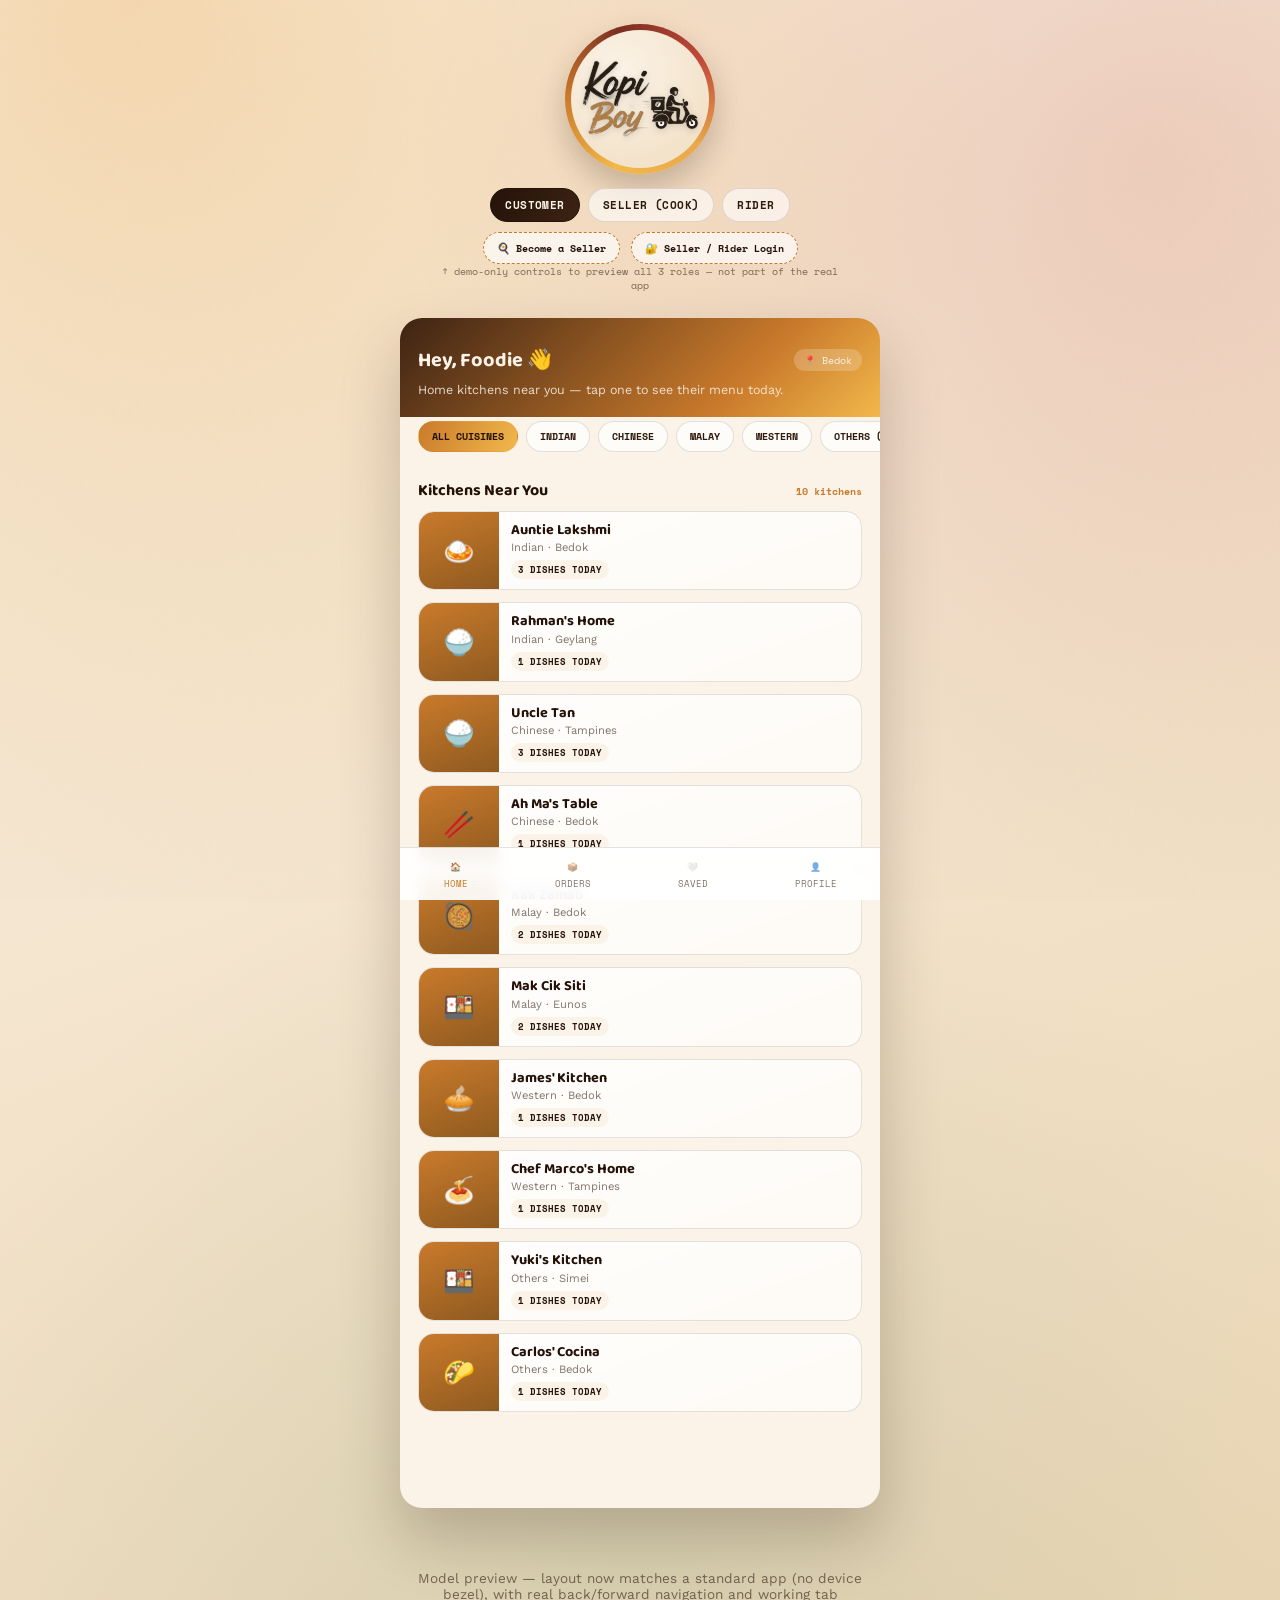
<file: kopiboy-platform-4.html>
<!DOCTYPE html>
<html lang="en">
<head>
<meta charset="UTF-8">
<meta name="viewport" content="width=device-width, initial-scale=1.0">
<title>Kopi Boy — Platform</title>
<link rel="preconnect" href="https://fonts.googleapis.com">
<link href="https://fonts.googleapis.com/css2?family=Caveat:wght@600;700&family=Baloo+2:wght@500;600;700;800&family=Work+Sans:wght@400;500;600;700&family=Space+Mono:wght@400;700&display=swap" rel="stylesheet">
<style>
  :root{
    --roast:#241209; --roast2:#3D2314; --caramel:#C97A2B; --caramel2:#E8A84D;
    --marigold:#F2B84B; --cream:#FBF3E7; --mint:#4E8B6B; --chili:#C1483A;
    --line:rgba(36,18,9,0.12); --text:#2E1A0E; --sub:rgba(46,26,14,0.6);
  }
  *{box-sizing:border-box; margin:0; padding:0;}
  body{
    font-family:'Work Sans',sans-serif; color:var(--text);
    background:
      radial-gradient(circle at 10% 0%, rgba(233,168,77,0.35), transparent 45%),
      radial-gradient(circle at 90% 10%, rgba(193,72,58,0.18), transparent 40%),
      radial-gradient(circle at 50% 100%, rgba(78,139,107,0.15), transparent 45%),
      linear-gradient(160deg, #FBF3E7 0%, #F3E3CB 55%, #ECD6B4 100%);
    min-height:100vh; padding:24px 0 0;
  }
  h1,h2,h3{font-family:'Baloo 2', sans-serif; font-weight:700;}
  .eyebrow{font-family:'Space Mono',monospace; text-transform:uppercase; letter-spacing:0.1em; font-size:0.65rem; font-weight:700;}
  .grain{position:fixed; inset:0; pointer-events:none; opacity:0.05; mix-blend-mode:multiply;
    background-image:url("data:image/svg+xml,%3Csvg xmlns='http://www.w3.org/2000/svg' width='120' height='120'%3E%3Cfilter id='n'%3E%3CfeTurbulence type='fractalNoise' baseFrequency='0.9' numOctaves='2' stitchTiles='stitch'/%3E%3C/filter%3E%3Crect width='100%25' height='100%25' filter='url(%23n)'/%3E%3C/svg%3E");}

  /* ---- header / logo ---- */
  .top{max-width:480px; margin:0 auto 16px; text-align:center; padding:0 16px;}
  .logo-halo{
    width:150px; height:150px; margin:0 auto 4px; border-radius:50%;
    background:conic-gradient(from 200deg, #F2B84B, #C97A2B, #7A2E22, #C1483A, #E8A84D, #F2B84B);
    display:flex; align-items:center; justify-content:center;
    box-shadow:0 14px 30px rgba(36,18,9,0.22);
    position:relative;
  }
  .logo-halo::before{
    content:""; position:absolute; inset:6px; border-radius:50%;
    background:radial-gradient(circle at 35% 30%, #FBF3E7, #F3E3CB 70%);
  }
  .logo-img{max-width:78%; width:78%; position:relative; z-index:2; filter:drop-shadow(0 2px 3px rgba(36,18,9,0.15));}

  /* ---- role switch (dev/demo controls, styled distinctly from the app itself) ---- */
  .role-switch{display:flex; justify-content:center; gap:8px; margin-top:14px; flex-wrap:wrap;}
  .role-btn{
    font-family:'Space Mono',monospace; font-weight:700; font-size:0.68rem; text-transform:uppercase;
    padding:8px 14px; border-radius:30px; cursor:pointer; border:1px solid var(--line);
    background:rgba(255,255,255,0.6); backdrop-filter:blur(6px); letter-spacing:0.04em;
  }
  .role-btn.active{background:linear-gradient(120deg, var(--roast), var(--roast2)); color:var(--cream); border-color:var(--roast);}
  .join-seller-link{
    margin-top:10px; display:inline-block; font-family:'Space Mono',monospace; font-size:0.65rem; font-weight:700;
    color:var(--roast); background:rgba(255,255,255,0.7); border:1px dashed var(--caramel); border-radius:20px;
    padding:7px 13px; cursor:pointer;
  }
  .demo-flag{max-width:480px; margin:0 auto 14px; text-align:center; font-family:'Space Mono',monospace; font-size:0.6rem; color:var(--sub); padding:0 16px;}

  /* ---- app shell: no device frame, clean app-style card like Grab/Foodpanda ---- */
  .stage{max-width:480px; margin:0 auto; padding:0 0 40px;}
  .app-shell{background:var(--cream); border-radius:0; overflow:hidden; position:relative; min-height:100vh; box-shadow:0 0 0 1px rgba(36,18,9,0.05);}
  @media(min-width:520px){ .app-shell{border-radius:22px; min-height:800px; box-shadow:0 30px 60px rgba(36,18,9,0.22);} .stage{padding-top:10px;} }
  .screen{position:relative; min-height:500px; padding-bottom:76px;}

  /* ---- slim top bar for sub-screens (Grab/Foodpanda style back nav) ---- */
  .topbar{position:sticky; top:0; z-index:35; align-items:center; gap:12px; padding:16px 16px; background:rgba(251,243,231,0.92); backdrop-filter:blur(8px); border-bottom:1px solid var(--line); display:none;}
  .topbar.show{display:flex;}
  .back-btn{width:32px; height:32px; border-radius:50%; background:#fff; border:1px solid var(--line); display:flex; align-items:center; justify-content:center; cursor:pointer; flex-shrink:0; font-size:1rem;}
  .back-btn.hidden{visibility:hidden;}
  .topbar-title{font-family:'Baloo 2',sans-serif; font-weight:700; font-size:1rem; color:var(--roast);}

  /* ---- gradient card header used on root/dashboard screens ---- */
  .g-header{padding:26px 18px 20px; color:var(--cream); position:relative; overflow:hidden;}
  .g-header.customer{background:linear-gradient(135deg, #3D2314, #C97A2B 70%, #F2B84B);}
  .g-header.seller{background:linear-gradient(135deg, #2E5240, #4E8B6B 70%, #9BC7A9);}
  .g-header.rider{background:linear-gradient(135deg, #7A2E22, #C1483A 70%, #E8875C);}
  .g-header h2{font-size:1.25rem;}
  .g-header .row{display:flex; justify-content:space-between; align-items:center;}
  .g-header .badge-mini{font-family:'Space Mono',monospace; font-size:0.6rem; background:rgba(255,255,255,0.2); padding:4px 10px; border-radius:20px;}
  .g-header p.sub{font-size:0.78rem; opacity:0.85; margin-top:6px;}

  .stat-row{display:flex; gap:10px; padding:16px 18px 4px;}
  .stat{flex:1; background:rgba(255,255,255,0.65); backdrop-filter:blur(6px); border:1px solid var(--line); border-radius:14px; padding:12px; text-align:center;}
  .stat .n{font-family:'Baloo 2',sans-serif; font-weight:700; font-size:1.15rem; color:var(--roast);}
  .stat .l{font-family:'Space Mono',monospace; font-size:0.55rem; text-transform:uppercase; color:var(--sub);}

  .section-label{padding:18px 18px 8px; display:flex; justify-content:space-between; align-items:baseline;}
  .section-label h3{font-size:1rem; color:var(--roast);}
  .section-label span{font-family:'Space Mono',monospace; font-size:0.6rem; color:var(--caramel); font-weight:700;}
  .section-label a{font-family:'Space Mono',monospace; font-size:0.6rem; color:var(--caramel); font-weight:700; text-decoration:none; cursor:pointer;}

  .chips{display:flex; gap:8px; padding:4px 18px 8px; overflow-x:auto;}
  .chip{font-family:'Space Mono',monospace; font-size:0.64rem; font-weight:700; padding:7px 13px; border-radius:20px; white-space:nowrap; cursor:pointer; border:1px solid var(--line); background:rgba(255,255,255,0.7); text-transform:uppercase;}
  .chip.active{background:linear-gradient(120deg, var(--caramel), var(--marigold)); color:var(--roast); border-color:transparent;}

  .list{padding:0 18px 20px; display:flex; flex-direction:column; gap:12px;}
  .card{background:linear-gradient(160deg, rgba(255,255,255,0.9), rgba(255,255,255,0.6)); border:1px solid var(--line); border-radius:16px; overflow:hidden; display:flex; position:relative;}
  .thumb{width:80px; flex-shrink:0; display:flex; align-items:center; justify-content:center; font-size:1.6rem; color:#fff;}
  .thumb.mains{background:linear-gradient(160deg,#C97A2B,#8f5a20);}
  .thumb.dessert{background:linear-gradient(160deg,#D46A8C,#9c3e5f);}
  .thumb.drinks{background:linear-gradient(160deg,#4E8B6B,#2f5f45);}
  .card-body{padding:10px 12px; flex:1;}
  .card-top{display:flex; justify-content:space-between; align-items:flex-start; gap:6px;}
  .dish{font-family:'Baloo 2',sans-serif; font-weight:700; font-size:0.9rem; color:var(--roast); line-height:1.2;}
  .price{font-family:'Space Mono',monospace; font-weight:700; font-size:0.75rem; color:var(--caramel);}
  .meta{font-size:0.7rem; color:var(--sub); margin-top:2px;}
  .badge{font-family:'Space Mono',monospace; font-size:0.55rem; text-transform:uppercase; padding:3px 7px; border-radius:20px; background:var(--cream); font-weight:700; color:var(--roast); margin-top:6px; display:inline-block;}
  .add-btn{position:absolute; right:10px; bottom:10px; width:26px; height:26px; border-radius:50%; background:linear-gradient(120deg, var(--caramel), var(--marigold)); color:var(--roast); border:none; font-weight:800; cursor:pointer;}

  /* ---- tracking ---- */
  .track-wrap{padding:18px;}
  .map{height:190px; border-radius:18px; position:relative; overflow:hidden; background:linear-gradient(160deg, #d8e9dd, #c3ded0); border:1px solid var(--line);}
  .route-line{position:absolute; left:14%; right:14%; top:50%; height:2px; background:repeating-linear-gradient(to right, var(--caramel) 0 6px, transparent 6px 12px); transform:translateY(-50%);}
  .pin{position:absolute; top:50%; transform:translate(-50%,-50%); font-size:1.4rem;}
  .pin.cook{left:14%;}
  .pin.home{left:86%;}
  .rider-dot{position:absolute; top:50%; transform:translate(-50%,-50%); font-size:1.3rem; transition:left 1.2s linear;}
  .eta-pill{position:absolute; top:12px; right:12px; background:rgba(36,18,9,0.85); color:#fff; font-family:'Space Mono',monospace; font-size:0.65rem; font-weight:700; padding:6px 12px; border-radius:20px;}
  .track-steps{margin-top:20px;}
  .track-step{display:flex; gap:12px; position:relative; padding-bottom:22px;}
  .track-step:last-child{padding-bottom:0;}
  .track-step::before{content:""; position:absolute; left:9px; top:20px; bottom:0; width:2px; background:var(--line);}
  .track-step:last-child::before{display:none;}
  .track-dot{width:20px; height:20px; border-radius:50%; background:var(--line); flex-shrink:0; display:flex; align-items:center; justify-content:center; font-size:0.6rem; color:#fff;}
  .track-dot.done{background:linear-gradient(120deg, var(--mint), #6bb98f);}
  .track-dot.active{background:linear-gradient(120deg, var(--marigold), var(--caramel));}
  .track-label{font-weight:600; font-size:0.85rem; color:var(--roast);}
  .track-sub{font-size:0.7rem; color:var(--sub); margin-top:2px;}
  .rider-card{display:flex; align-items:center; gap:12px; background:rgba(255,255,255,0.8); border:1px solid var(--line); border-radius:14px; padding:12px; margin-top:16px;}
  .rider-avatar{width:40px; height:40px; border-radius:50%; background:linear-gradient(120deg, var(--chili), #e88); display:flex; align-items:center; justify-content:center; font-size:1.2rem;}
  .rider-card .name{font-weight:700; font-size:0.85rem;}
  .rider-card .sub{font-size:0.68rem; color:var(--sub);}
  .call-btn{margin-left:auto; background:var(--mint); color:#fff; border:none; border-radius:10px; padding:8px 12px; font-family:'Space Mono',monospace; font-weight:700; font-size:0.62rem; cursor:pointer;}

  /* ---- seller orders ---- */
  .order-row{background:rgba(255,255,255,0.8); border:1px solid var(--line); border-radius:14px; padding:12px 14px; margin-bottom:10px;}
  .order-row .top{display:flex; justify-content:space-between; align-items:center;}
  .order-row .name{font-weight:700; font-size:0.85rem;}
  .status-pill{font-family:'Space Mono',monospace; font-size:0.58rem; font-weight:700; padding:3px 9px; border-radius:20px; text-transform:uppercase;}
  .status-pill.new{background:rgba(193,72,58,0.15); color:var(--chili);}
  .status-pill.prep{background:rgba(232,168,77,0.2); color:var(--caramel);}
  .status-pill.ready{background:rgba(78,139,107,0.18); color:var(--mint);}
  .mini-btn{font-family:'Space Mono',monospace; font-size:0.6rem; font-weight:700; text-transform:uppercase; padding:7px 10px; border-radius:8px; border:none; cursor:pointer; margin-top:8px; background:linear-gradient(120deg, var(--roast), var(--roast2)); color:var(--cream);}

  /* ---- rider jobs ---- */
  .job-row{background:rgba(255,255,255,0.85); border:1px solid var(--line); border-radius:14px; padding:14px; margin-bottom:10px;}
  .job-row .top{display:flex; justify-content:space-between; align-items:center;}
  .job-row .zone{font-family:'Space Mono',monospace; font-weight:700; font-size:0.7rem; color:var(--chili);}
  .job-row .fee{font-family:'Space Mono',monospace; font-weight:800; font-size:1rem; color:var(--roast);}
  .job-row .route{font-size:0.75rem; color:var(--sub); margin-top:4px;}
  .accept-btn{width:100%; margin-top:10px; background:linear-gradient(120deg, var(--chili), #e0654f); color:#fff; border:none; border-radius:10px; padding:10px; font-family:'Space Mono',monospace; font-weight:700; font-size:0.68rem; text-transform:uppercase; cursor:pointer;}

  .bottom-nav{position:fixed; bottom:0; left:0; right:0; max-width:480px; margin:0 auto; background:rgba(255,255,255,0.92); backdrop-filter:blur(8px); border-top:1px solid var(--line); display:flex; justify-content:space-around; padding:12px 0 10px; z-index:40;}
  .nav-item{display:flex; flex-direction:column; align-items:center; gap:4px; color:var(--sub); font-family:'Space Mono',monospace; font-size:0.55rem; text-transform:uppercase; cursor:pointer;}
  .nav-item.active{color:var(--caramel);}

  .caption{max-width:480px; margin:22px auto 0; text-align:center; color:var(--sub); font-size:0.85rem; padding:0 16px;}

  /* ---- seller onboarding form / login (full-screen overlays) ---- */
  .form-overlay{position:absolute; inset:0; background:var(--cream); transform:translateY(100%); transition:transform 0.25s ease; z-index:50; overflow-y:auto; display:none;}
  .form-overlay.open{transform:translateY(0); display:block;}
  .form-head{background:linear-gradient(135deg, #3D2314, #C97A2B 70%, #F2B84B); color:var(--cream); padding:32px 18px 20px; position:relative;}
  .form-head .back{position:absolute; top:16px; left:14px; width:32px; height:32px; background:rgba(255,255,255,0.2); border-radius:50%; display:flex; align-items:center; justify-content:center; cursor:pointer;}
  .form-head h2{font-size:1.15rem;}
  .form-head p{font-size:0.75rem; opacity:0.85; margin-top:4px;}
  .form-body{padding:18px;}
  .f-group{margin-bottom:14px;}
  .f-group label{display:block; font-family:'Space Mono',monospace; font-size:0.62rem; text-transform:uppercase; letter-spacing:0.05em; margin-bottom:5px; color:var(--roast);}
  .f-group input, .f-group select, .f-group textarea{width:100%; padding:11px 12px; border:1px solid var(--line); border-radius:10px; background:#fff; font-family:'Work Sans'; font-size:0.85rem; color:var(--text);}
  .f-group textarea{resize:vertical; min-height:60px;}
  .f-group .hint{font-size:0.65rem; color:var(--sub); margin-top:4px;}
  .f-section-title{font-family:'Space Mono',monospace; font-size:0.62rem; text-transform:uppercase; letter-spacing:0.06em; color:var(--caramel); margin:22px 0 10px; font-weight:700;}
  .photo-box{border:1.5px dashed var(--line); border-radius:12px; padding:20px; text-align:center; font-size:0.78rem; color:var(--sub); background:#fff; cursor:pointer; position:relative; overflow:hidden;}
  .photo-box.has-photo{padding:0; border-style:solid;}
  .photo-box img{width:100%; height:150px; object-fit:cover; display:block;}
  .photo-box .retake{position:absolute; bottom:8px; right:8px; background:rgba(36,18,9,0.8); color:#fff; font-family:'Space Mono',monospace; font-size:0.6rem; padding:5px 10px; border-radius:20px;}
  .del-btn{background:var(--chili); color:#fff; border:none; width:24px; height:24px; border-radius:50%; font-size:0.7rem; cursor:pointer; flex-shrink:0;}
  .terms-row{display:flex; align-items:flex-start; gap:8px; font-size:0.75rem; color:var(--sub); margin-top:16px;}
  .terms-row input{width:auto; margin-top:2px;}
  .submit-btn{width:100%; margin-top:20px; background:linear-gradient(120deg, var(--roast), var(--roast2)); color:var(--cream); border:none; border-radius:12px; padding:15px; font-family:'Space Mono',monospace; font-weight:700; font-size:0.8rem; text-transform:uppercase; cursor:pointer;}
  .onboard-confirm{display:none; text-align:center; padding:40px 24px;}
  .onboard-confirm .icon{font-size:3rem; margin-bottom:14px;}
  .onboard-confirm h3{color:var(--roast); font-size:1.2rem; margin-bottom:8px;}
  .onboard-confirm p{font-size:0.85rem; color:var(--sub); line-height:1.5;}
  .otp-row{display:flex; gap:8px; justify-content:center; margin:20px 0 6px;}
  .otp-box{width:42px; height:52px; border:1.5px solid var(--line); border-radius:10px; text-align:center; font-size:1.2rem; font-family:'Space Mono',monospace; background:#fff;}
  .otp-box:focus{outline:2px solid var(--caramel);}
  .resend{text-align:center; font-family:'Space Mono',monospace; font-size:0.68rem; color:var(--caramel); cursor:pointer; margin-top:10px;}
  .role-pick{display:flex; gap:10px; margin-top:10px;}
  .role-pick button{flex:1; padding:11px; border-radius:10px; border:1px solid var(--line); background:#fff; font-family:'Space Mono',monospace; font-weight:700; font-size:0.7rem; text-transform:uppercase; cursor:pointer;}

  .profile-header{padding:24px 18px 16px; display:flex; align-items:center; gap:14px;}
  .profile-avatar{width:50px; height:50px; border-radius:50%; background:linear-gradient(120deg, var(--marigold), var(--caramel)); display:flex; align-items:center; justify-content:center; font-size:1.4rem;}
  .profile-header h3{font-size:1.05rem; color:var(--roast);}
  .profile-header .sub{font-size:0.72rem; color:var(--sub);}
  .profile-item{display:flex; justify-content:space-between; align-items:center; padding:13px 18px; border-bottom:1px solid var(--line); font-size:0.85rem; cursor:pointer;}
  .profile-item .chev{color:var(--sub);}
  .profile-section-title{font-family:'Space Mono',monospace; font-size:0.58rem; text-transform:uppercase; letter-spacing:0.06em; color:var(--sub); margin:16px 18px 4px;}
  .empty-note{padding:50px 26px; text-align:center; color:var(--sub); font-size:0.85rem; line-height:1.5;}
</style>
</head>
<body>
<div class="grain"></div>

<div class="top">
  <div class="logo-halo"><img class="logo-img" src="[data-uri]" alt="Kopi Boy"></div>
  <div class="role-switch">
    <div class="role-btn active" data-role="customer" onclick="setRole('customer')">Customer</div>
    <div class="role-btn" data-role="seller" onclick="setRole('seller')">Seller (Cook)</div>
    <div class="role-btn" data-role="rider" onclick="setRole('rider')">Rider</div>
  </div>
  <div>
    <div class="join-seller-link" onclick="openSellerOnboard()">🍳 Become a Seller</div>
    <div class="join-seller-link" onclick="openLogin()" style="margin-left:6px;">🔐 Seller / Rider Login</div>
  </div>
  <div class="demo-flag">↑ demo-only controls to preview all 3 roles — not part of the real app</div>
</div>

<div class="stage">
  <div class="app-shell">
    <div class="screen" id="screen">

      <div class="topbar" id="topbar">
        <div class="back-btn" id="backBtn" onclick="goBack()">←</div>
        <div class="topbar-title" id="topbarTitle"></div>
      </div>

      <!-- ============ CUSTOMER ============ -->
      <div id="view-customer">

        <div class="subscreen" data-screen="browse">
          <div class="g-header customer">
            <div class="row"><h2>Hey, Foodie 👋</h2><span class="badge-mini">📍 Bedok</span></div>
            <p class="sub">Home kitchens near you — tap one to see their menu today.</p>
          </div>
          <div class="chips" id="cuisineChips">
            <div class="chip active" data-cuisine="all">All Cuisines</div>
            <div class="chip" data-cuisine="indian">Indian</div>
            <div class="chip" data-cuisine="chinese">Chinese</div>
            <div class="chip" data-cuisine="malay">Malay</div>
            <div class="chip" data-cuisine="western">Western</div>
            <div class="chip" data-cuisine="others">Others (Japanese, Mexican...)</div>
          </div>
          <div class="section-label"><h3>Kitchens Near You</h3><span id="custCount"></span></div>
          <div class="list" id="custList"></div>
        </div>

        <div class="subscreen" data-screen="kitchen" style="display:none;">
          <div style="padding:18px 18px 4px; display:flex; align-items:center; gap:12px;">
            <div class="thumb mains" id="kitchenIcon" style="width:52px; height:52px; border-radius:50%; font-size:1.5rem;">🍳</div>
            <div><h3 id="kitchenName" style="color:var(--roast); font-size:1.05rem;"></h3><div class="meta" id="kitchenMeta"></div></div>
          </div>
          <div class="chips" id="kitchenCatChips">
            <div class="chip active" data-kcat="all">All</div>
            <div class="chip" data-kcat="mains">Mains</div>
            <div class="chip" data-kcat="dessert">Desserts</div>
            <div class="chip" data-kcat="drinks">Drinks</div>
          </div>
          <div class="section-label"><h3>Today's Menu</h3><span></span></div>
          <div class="list" id="kitchenDishList"></div>
        </div>

        <div class="subscreen" data-screen="tracking" style="display:none;">
          <div class="track-wrap">
            <div style="margin-bottom:14px;"><strong style="font-family:'Baloo 2',sans-serif; color:var(--roast);">Chicken Curry Rice</strong><div style="font-size:0.75rem; color:var(--sub);">Auntie Lakshmi's Kitchen · #KB1042</div></div>
            <div class="map">
              <div class="eta-pill" id="etaPill">ETA 6 min</div>
              <div class="route-line"></div>
              <div class="pin cook">🍳</div>
              <div class="pin home">🏠</div>
              <div class="rider-dot" id="riderDot" style="left:14%;">🛵</div>
            </div>
            <div class="rider-card">
              <div class="rider-avatar">🧑</div>
              <div><div class="name">Kumar (Rider)</div><div class="sub">Zone B · e-bike</div></div>
              <button class="call-btn" onclick="this.textContent='Opening WhatsApp…'; setTimeout(()=>{this.textContent='WhatsApp';},1500);">WhatsApp</button>
            </div>
            <div class="track-steps" id="trackSteps"></div>
          </div>
        </div>

        <div class="subscreen" data-screen="orders" style="display:none;">
          <div id="custOrdersList"></div>
        </div>

        <div class="subscreen" data-screen="saved" style="display:none;">
          <div class="list" id="custSavedList" style="padding-top:16px;"></div>
        </div>

        <div class="subscreen" data-screen="profile" style="display:none;">
          <div class="profile-header"><div class="profile-avatar">🧑</div><div><h3>Hello, Foodie!</h3><div class="sub">Customer since founding batch</div></div></div>
          <div class="profile-section-title">My Account</div>
          <div class="profile-item"><span>📦 My Orders</span><span class="chev">›</span></div>
          <div class="profile-item"><span>🤍 Favourites</span><span class="chev">›</span></div>
          <div class="profile-item"><span>📍 Addresses</span><span class="chev">›</span></div>
          <div class="profile-item"><span>💳 Payment Method — PayNow</span><span class="chev">›</span></div>
          <div class="profile-section-title">Support</div>
          <div class="profile-item"><span>💬 Help Centre</span><span class="chev">›</span></div>
          <div class="profile-item"><span>🎁 Invite Friends</span><span class="chev">›</span></div>
          <div class="profile-item"><span>ℹ️ About Kopi Boy</span><span class="chev">›</span></div>
        </div>

      </div>

      <!-- ============ SELLER ============ -->
      <div id="view-seller" style="display:none;">

        <div class="subscreen" data-screen="dash">
          <div class="g-header seller">
            <div class="row"><h2>Auntie Lakshmi's Kitchen</h2><span class="badge-mini">Founding Cook</span></div>
            <p class="sub">Subscription: Active · Next bill in 18 days</p>
          </div>
          <div class="stat-row">
            <div class="stat"><div class="n">7</div><div class="l">Orders Today</div></div>
            <div class="stat"><div class="n">$61</div><div class="l">Today's Sales</div></div>
            <div class="stat"><div class="n">4.9★</div><div class="l">Rating</div></div>
          </div>
          <div class="section-label"><h3>Incoming Orders</h3><a onclick="goTo('seller','orders',true)">See all</a></div>
          <div class="list" id="sellerOrdersPreview" style="padding-top:0;"></div>
        </div>

        <div class="subscreen" data-screen="orders" style="display:none;">
          <div class="section-label" style="padding-top:16px;"><h3>Incoming Orders</h3><span>Live</span></div>
          <div class="list" id="sellerOrdersFull" style="padding-top:0;"></div>
        </div>

        <div class="subscreen" data-screen="menu" style="display:none;">
          <div class="section-label" style="padding-top:16px;"><h3>Your Menu</h3><span id="sellerMenuCount"></span></div>
          <div class="list" id="sellerMenuList" style="padding-top:0;"></div>
          <div class="list" style="padding-top:0;"><button class="submit-btn" style="margin-top:0;" onclick="toggleAddDishForm()">+ Add a Dish</button></div>
          <div id="addDishForm" style="display:none; padding:0 18px 24px;">
            <div class="f-group"><label>Dish Name</label><input type="text" id="newDishName" placeholder="e.g. Chicken Rice"><div class="hint" id="newDishError" style="display:none; color:var(--chili);"></div></div>
            <div class="f-group"><label>Category</label><select id="newDishCat"><option value="mains">Mains</option><option value="dessert">Dessert</option><option value="drinks">Drinks</option></select></div>
            <div class="f-group"><label>Price ($)</label><input type="number" id="newDishPrice" step="0.10" placeholder="6.50"></div>
            <div class="f-group">
              <label>Dish Photo</label>
              <div class="photo-box" id="box-newDish" onclick="triggerUpload('newDish')">
                <span class="photo-box-text">📷 Tap to upload a photo of this dish</span>
              </div>
              <input type="file" id="input-newDish" accept="image/*" style="display:none;" onchange="handlePhotoUpload(event,'newDish')">
            </div>
            <button class="submit-btn" onclick="saveDish()">Save Dish</button>
          </div>
        </div>

        <div class="subscreen" data-screen="profile" style="display:none;">
          <div class="profile-header"><div class="profile-avatar" id="sellerAvatar">👩‍🍳</div><div><h3>Auntie Lakshmi</h3><div class="sub">Indian Home Cook · Bedok</div></div></div>
          <div class="profile-section-title">Business</div>
          <div class="profile-item"><span>💳 Subscription — Founding Rate</span><span class="chev">›</span></div>
          <div class="profile-item"><span>🏦 PayNow Details</span><span class="chev">›</span></div>
          <div class="profile-item"><span>⭐ Ratings &amp; Reviews</span><span class="chev">›</span></div>
          <div class="profile-section-title">Support</div>
          <div class="profile-item"><span>💬 Help Centre</span><span class="chev">›</span></div>
          <div class="profile-item"><span>ℹ️ About Kopi Boy</span><span class="chev">›</span></div>
        </div>

      </div>

      <!-- ============ RIDER ============ -->
      <div id="view-rider" style="display:none;">

        <div class="subscreen" data-screen="dash">
          <div class="g-header rider">
            <div class="row"><h2>Hey, Kumar 🛵</h2><span class="badge-mini">Founding Rider</span></div>
            <p class="sub">Subscription: Active · Unlimited jobs this month</p>
          </div>
          <div class="stat-row">
            <div class="stat"><div class="n">5</div><div class="l">Trips Today</div></div>
            <div class="stat"><div class="n">$18</div><div class="l">Today's Earnings</div></div>
            <div class="stat"><div class="n">4.8★</div><div class="l">Rating</div></div>
          </div>
          <div class="section-label"><h3>Available Jobs Near You</h3><a onclick="goTo('rider','jobs',true)">See all</a></div>
          <div class="list" id="riderJobsPreview" style="padding-top:0;"></div>
        </div>

        <div class="subscreen" data-screen="jobs" style="display:none;">
          <div class="section-label" style="padding-top:16px;"><h3>Available Jobs Near You</h3><span>3 nearby</span></div>
          <div class="list" id="riderJobsFull" style="padding-top:0;"></div>
        </div>

        <div class="subscreen" data-screen="earnings" style="display:none;">
          <div class="stat-row" style="padding-top:16px;">
            <div class="stat"><div class="n">$18</div><div class="l">Today</div></div>
            <div class="stat"><div class="n">$96</div><div class="l">This Week</div></div>
            <div class="stat"><div class="n">$412</div><div class="l">This Month</div></div>
          </div>
          <div class="section-label"><h3>Recent Trips</h3><span>Today</span></div>
          <div class="list" style="padding-top:0;">
            <div class="order-row"><div class="top"><span class="name">Zone A · Bedok</span><span class="price">$3.00</span></div></div>
            <div class="order-row"><div class="top"><span class="name">Zone B · Kaki Bukit</span><span class="price">$4.00</span></div></div>
            <div class="order-row"><div class="top"><span class="name">Zone A · Bedok</span><span class="price">$3.00</span></div></div>
          </div>
        </div>

        <div class="subscreen" data-screen="profile" style="display:none;">
          <div class="profile-header"><div class="profile-avatar">🧑</div><div><h3>Kumar</h3><div class="sub">Founding Rider · Bedok</div></div></div>
          <div class="profile-section-title">Rider Info</div>
          <div class="profile-item"><span>💳 Subscription — Founding Rate</span><span class="chev">›</span></div>
          <div class="profile-item"><span>🏦 PayNow Details</span><span class="chev">›</span></div>
          <div class="profile-item"><span>🛵 Vehicle — e-bike</span><span class="chev">›</span></div>
          <div class="profile-section-title">Support</div>
          <div class="profile-item"><span>💬 Help Centre</span><span class="chev">›</span></div>
          <div class="profile-item"><span>ℹ️ About Kopi Boy</span><span class="chev">›</span></div>
        </div>

      </div>

      <div class="bottom-nav" id="bottomNav"></div>

      <!-- ============ SELLER ONBOARDING FORM ============ -->
      <div class="form-overlay" id="sellerOnboardOverlay">
        <div id="onboardFormWrap">
          <div class="form-head">
            <div class="back" onclick="closeSellerOnboard()">←</div>
            <h2>Become a Kopi Boy Seller</h2>
            <p>Takes about 5 minutes · First month free for founding cooks</p>
          </div>
          <div class="form-body">
            <div class="f-section-title">Basic Info</div>
            <div class="f-group"><label>Your Name</label><input type="text" placeholder="e.g. Lakshmi"></div>
            <div class="f-group"><label>WhatsApp Number</label><input type="tel" placeholder="+65 9XXX XXXX"></div>
            <div class="f-group"><label>Email (optional)</label><input type="email" placeholder="you@email.com"></div>
            <div class="f-section-title">Your Kitchen</div>
            <div class="f-group"><label>Neighbourhood / Area</label><input type="text" placeholder="e.g. Bedok"></div>
            <div class="f-group"><label>Cuisine</label><select><option>Indian</option><option>Chinese</option><option>Malay</option><option>Western</option><option>Others (Japanese, Mexican...)</option></select></div>
            <div class="f-group"><label>Your Story (shown on your profile)</label><textarea placeholder="e.g. 20 years cooking Chettinad-style food for my family, now sharing it with the neighbourhood."></textarea></div>
            <div class="f-group">
              <label>Your Photo</label>
              <div class="photo-box" id="box-onboardPhoto" onclick="triggerUpload('onboardPhoto')">
                <span class="photo-box-text">📷 Tap to upload a photo of yourself</span>
              </div>
              <input type="file" id="input-onboardPhoto" accept="image/*" style="display:none;" onchange="handlePhotoUpload(event,'onboardPhoto')">
              <div class="hint">Helps customers trust your listing — no professional photo needed.</div>
            </div>
            <div class="f-group">
              <label>Kitchen Logo (optional)</label>
              <div class="photo-box" id="box-kitchenLogo" onclick="triggerUpload('kitchenLogo')">
                <span class="photo-box-text">🎨 Tap to upload a logo for your kitchen</span>
              </div>
              <input type="file" id="input-kitchenLogo" accept="image/*" style="display:none;" onchange="handlePhotoUpload(event,'kitchenLogo')">
              <div class="hint">Don't have one? Leave this blank — we'll use your photo instead.</div>
            </div>
            <div class="f-section-title">Getting Paid</div>
            <div class="f-group"><label>PayNow Number / UEN</label><input type="tel" placeholder="Number linked to your PayNow"></div>
            <div class="f-section-title">Your First Dish</div>
            <div class="f-group"><label>Dish Name</label><input type="text" placeholder="e.g. Chicken Curry Rice"></div>
            <div class="f-group"><label>Category</label><select><option>Mains</option><option>Dessert</option><option>Drinks</option></select></div>
            <div class="f-group"><label>Price ($)</label><input type="number" placeholder="6.50" step="0.10"></div>
            <div class="hint" style="margin-top:-8px; margin-bottom:14px;">You can add a photo for this dish (and more dishes) from your Menu tab once you're approved.</div>
            <div class="terms-row"><input type="checkbox" id="termsCheck"><label for="termsCheck">I agree to Kopi Boy's subscription terms, to pay my rider promptly on every delivery, and confirm I follow SFA home-based food business guidelines.</label></div>
            <button class="submit-btn" onclick="submitSellerOnboard()">Submit &amp; Claim Founding Spot</button>
          </div>
        </div>
        <div class="onboard-confirm" id="onboardConfirm">
          <div class="icon">🎉</div>
          <h3>You're on the list!</h3>
          <p>We'll review your details and message you on WhatsApp within 1–2 days to activate your kitchen on Kopi Boy. Your first month is free as a founding cook.</p>
        </div>
      </div>

      <!-- ============ LOGIN / OTP ============ -->
      <div class="form-overlay" id="loginOverlay">
        <div class="form-head">
          <div class="back" onclick="closeLogin()">←</div>
          <h2>Seller / Rider Login</h2>
          <p>Log in with the WhatsApp number you registered with</p>
        </div>
        <div class="form-body" id="loginStep1">
          <div class="f-group"><label>WhatsApp Number</label><input type="tel" id="loginPhone" placeholder="+65 9XXX XXXX"><div class="hint" id="loginPhoneError" style="display:none; color:var(--chili);"></div></div>
          <button class="submit-btn" onclick="sendOtp()">Send OTP via WhatsApp</button>
        </div>
        <div class="form-body" id="loginStep2" style="display:none;">
          <label style="display:block; text-align:center; font-family:'Space Mono',monospace; font-size:0.7rem; color:var(--sub); margin-bottom:4px;">Enter the 6-digit code we sent to your WhatsApp</label>
          <div class="otp-row">
            <input class="otp-box" maxlength="1"><input class="otp-box" maxlength="1"><input class="otp-box" maxlength="1">
            <input class="otp-box" maxlength="1"><input class="otp-box" maxlength="1"><input class="otp-box" maxlength="1">
          </div>
          <div class="resend" onclick="sendOtp()">Didn't get it? Resend code</div>
          <button class="submit-btn" onclick="verifyOtp()">Verify &amp; Log In</button>
        </div>
        <div class="form-body" id="loginStep3" style="display:none;">
          <div class="onboard-confirm" style="display:block; padding:20px 4px;">
            <div class="icon">✅</div>
            <h3>Number verified!</h3>
            <p>In the live app, we'd auto-detect your account type from this number. For this demo, pick which dashboard to preview:</p>
            <div class="role-pick">
              <button onclick="loginAs('seller')">Seller Dashboard</button>
              <button onclick="loginAs('rider')">Rider Dashboard</button>
            </div>
          </div>
        </div>
      </div>

    </div>
  </div>
</div>
<p class="caption">Model preview — layout now matches a standard app (no device bezel), with real back/forward navigation and working tab buttons throughout.</p>

<script>
/* ---------------- DATA ---------------- */
const menu = [
  {dish:"Chicken Curry Rice", cook:"Auntie Lakshmi", cat:"mains", cuisine:"indian", icon:"🍛", price:6.50, area:"Bedok", left:"6 left"},
  {dish:"Mutton Biryani", cook:"Rahman's Home", cat:"mains", cuisine:"indian", icon:"🍚", price:9.00, area:"Geylang", left:"3 left"},
  {dish:"Char Siew Rice", cook:"Uncle Tan", cat:"mains", cuisine:"chinese", icon:"🍚", price:6.00, area:"Tampines", left:"10 left"},
  {dish:"Braised Pork Belly", cook:"Ah Ma's Table", cat:"mains", cuisine:"chinese", icon:"🥢", price:7.00, area:"Bedok", left:"5 left"},
  {dish:"Rendang Daging", cook:"Kak Zainab", cat:"mains", cuisine:"malay", icon:"🥘", price:8.00, area:"Bedok", left:"4 left"},
  {dish:"Nasi Lemak Special", cook:"Mak Cik Siti", cat:"mains", cuisine:"malay", icon:"🍱", price:5.50, area:"Eunos", left:"15 left"},
  {dish:"Shepherd's Pie", cook:"James' Kitchen", cat:"mains", cuisine:"western", icon:"🥧", price:8.50, area:"Bedok", left:"5 left"},
  {dish:"Creamy Mushroom Pasta", cook:"Chef Marco's Home", cat:"mains", cuisine:"western", icon:"🍝", price:7.50, area:"Tampines", left:"6 left"},
  {dish:"Chicken Katsu Curry", cook:"Yuki's Kitchen", cat:"mains", cuisine:"others", icon:"🍱", price:8.00, area:"Simei", left:"7 left"},
  {dish:"Beef Tacos (3pc)", cook:"Carlos' Cocina", cat:"mains", cuisine:"others", icon:"🌮", price:7.00, area:"Bedok", left:"8 left"},
  {dish:"Gulab Jamun (2pc)", cook:"Auntie Lakshmi", cat:"dessert", icon:"🍮", price:3.00, area:"Bedok", left:"12 left"},
  {dish:"Kueh Lapis", cook:"Mak Cik Siti", cat:"dessert", icon:"🍰", price:2.50, area:"Eunos", left:"9 left"},
  {dish:"Red Bean Soup", cook:"Uncle Tan", cat:"dessert", icon:"🍧", price:2.80, area:"Tampines", left:"7 left"},
  {dish:"Homemade Chai", cook:"Auntie Lakshmi", cat:"drinks", icon:"🍵", price:2.50, area:"Bedok", left:"15 left"},
  {dish:"Iced Bandung", cook:"Kak Zainab", cat:"drinks", icon:"🥤", price:2.00, area:"Bedok", left:"10 left"},
  {dish:"Kopi-O", cook:"Uncle Tan", cat:"drinks", icon:"☕", price:1.80, area:"Tampines", left:"20 left"},
];

const navSets = {
  customer:[["browse","🏠","Home"],["orders","📦","Orders"],["saved","🤍","Saved"],["profile","👤","Profile"]],
  seller:[["dash","🏠","Dashboard"],["orders","📦","Orders"],["menu","📋","Menu"],["profile","👤","Profile"]],
  rider:[["dash","🏠","Dashboard"],["jobs","🛵","Jobs"],["earnings","💰","Earnings"],["profile","👤","Profile"]],
};
const rootScreen = {customer:"browse", seller:"dash", rider:"dash"};
const screenTitles = {
  customer:{tracking:"Order Tracking", orders:"Your Orders", saved:"Saved", profile:"Profile"},
  seller:{orders:"Incoming Orders", menu:"Your Menu", profile:"Profile"},
  rider:{jobs:"Available Jobs", earnings:"Earnings", profile:"Profile"},
};

/* ---------------- NAVIGATION CORE ---------------- */
let navStack = [];
let current = {role:"customer", screen:"browse"};

function setRole(role){
  goTo(role, rootScreen[role], true);
}

function goTo(role, screen, push){
  if(push){ navStack.push({role: current.role, screen: current.screen}); }
  current = {role, screen};
  render();
}

function goBack(){
  if(navStack.length === 0) return;
  current = navStack.pop();
  render();
}

function render(){
  document.querySelectorAll(".role-btn").forEach(b => b.classList.toggle("active", b.dataset.role === current.role));
  ["customer","seller","rider"].forEach(r => { document.getElementById("view-"+r).style.display = (r===current.role) ? "block" : "none"; });
  document.querySelectorAll("#view-"+current.role+" .subscreen").forEach(el => { el.style.display = (el.dataset.screen === current.screen) ? "block" : "none"; });

  const isRoot = current.screen === rootScreen[current.role];
  document.getElementById("topbar").classList.toggle("show", navStack.length > 0);
  document.getElementById("backBtn").classList.toggle("hidden", navStack.length === 0);
  const roleLabel = {customer:"Customer", seller:"Seller", rider:"Rider"};
  document.getElementById("topbarTitle").textContent = (current.role==="customer" && current.screen==="kitchen") ? selectedKitchen : ((screenTitles[current.role] && screenTitles[current.role][current.screen]) || (isRoot ? roleLabel[current.role] : ""));

  renderNav();
  document.getElementById("screen").scrollTop = 0;

  if(current.role === "customer"){
    if(current.screen === "browse") renderKitchenList(activeCuisine);
    if(current.screen === "kitchen") renderKitchenDetail();
    if(current.screen === "tracking") startRiderAnim();
    if(current.screen === "orders") renderCustOrders();
    if(current.screen === "saved") renderCustSaved();
  }
  if(current.role === "seller"){
    if(current.screen === "dash") renderSellerOrders("sellerOrdersPreview", 2);
    if(current.screen === "orders") renderSellerOrders("sellerOrdersFull", 99);
    if(current.screen === "menu") renderSellerMenu();
  }
  if(current.role === "rider"){
    if(current.screen === "dash") renderRiderJobs("riderJobsPreview", 2);
    if(current.screen === "jobs") renderRiderJobs("riderJobsFull", 99);
  }
}

function renderNav(){
  document.getElementById("bottomNav").innerHTML = navSets[current.role].map(n =>
    `<div class="nav-item ${n[0]===current.screen?"active":""}" onclick="goTo('${current.role}','${n[0]}', true)"><span>${n[1]}</span><span>${n[2]}</span></div>`
  ).join("");
}

/* ---------------- CUSTOMER: BROWSE (kitchens) ---------------- */
let activeCuisine = "all";
let selectedKitchen = null;
let kitchenCat = "all";

function getKitchens(){
  const map = {};
  menu.forEach(m => {
    if(!map[m.cook]) map[m.cook] = {name:m.cook, cuisine:m.cuisine || "various", area:m.area, icon:m.icon, items:[]};
    map[m.cook].items.push(m);
  });
  return Object.values(map);
}

function renderKitchenList(cuisine){
  activeCuisine = cuisine !== undefined ? cuisine : activeCuisine;
  const kitchens = getKitchens().filter(k => activeCuisine === "all" || k.cuisine === activeCuisine);
  document.getElementById("custCount").textContent = kitchens.length + " kitchens";
  document.getElementById("custList").innerHTML = kitchens.map(k => `
    <div class="card" data-kitchen="${k.name.replace(/&/g,"&amp;").replace(/"/g,"&quot;")}" style="cursor:pointer;">
      <div class="thumb mains">${k.icon}</div>
      <div class="card-body">
        <div class="card-top"><div class="dish">${k.name}</div></div>
        <div class="meta">${k.cuisine.charAt(0).toUpperCase()+k.cuisine.slice(1)} · ${k.area}</div>
        <div class="badge">${k.items.length} dishes today</div>
      </div>
    </div>`).join("");
}
document.getElementById("custList").addEventListener("click", e => {
  const card = e.target.closest("[data-kitchen]");
  if(card) openKitchen(card.dataset.kitchen);
});
document.getElementById("cuisineChips").addEventListener("click", e => {
  if(!e.target.classList.contains("chip")) return;
  document.querySelectorAll("#cuisineChips .chip").forEach(c => c.classList.remove("active"));
  e.target.classList.add("active");
  renderKitchenList(e.target.dataset.cuisine);
});

function openKitchen(name){
  selectedKitchen = name;
  kitchenCat = "all";
  goTo("customer", "kitchen", true);
}

function renderKitchenDetail(cat){
  kitchenCat = cat !== undefined ? cat : kitchenCat;
  const items = menu.filter(m => m.cook === selectedKitchen && (kitchenCat === "all" || m.cat === kitchenCat));
  const first = menu.find(m => m.cook === selectedKitchen);
  document.getElementById("kitchenIcon").textContent = first ? first.icon : "🍳";
  document.getElementById("kitchenName").textContent = selectedKitchen || "";
  document.getElementById("kitchenMeta").textContent = first ? `${first.cuisine.charAt(0).toUpperCase()+first.cuisine.slice(1)} · ${first.area}` : "";
  document.getElementById("kitchenDishList").innerHTML = items.map(m => `
    <div class="card">
      <div class="thumb ${m.cat}">${m.icon}</div>
      <div class="card-body">
        <div class="card-top"><div class="dish">${m.dish}</div><div class="price">$${m.price.toFixed(2)}</div></div>
        <div class="badge">${m.left}</div>
      </div>
      <button class="add-btn" onclick="goTo('customer','tracking',true)">+</button>
    </div>`).join("");
}
document.getElementById("kitchenCatChips").addEventListener("click", e => {
  if(!e.target.classList.contains("chip")) return;
  document.querySelectorAll("#kitchenCatChips .chip").forEach(c => c.classList.remove("active"));
  e.target.classList.add("active");
  renderKitchenDetail(e.target.dataset.kcat);
});

/* ---------------- CUSTOMER: TRACKING ---------------- */
let animPct = 14;
function startRiderAnim(){
  animPct = 14;
  const steps = [
    {label:"Order Confirmed", sub:"Auntie Lakshmi accepted your order", done:true},
    {label:"Preparing", sub:"Cooking now", done:true},
    {label:"Rider Picked Up", sub:"Kumar is on the way to you", done:false, active:true},
    {label:"Delivered", sub:"Arriving soon", done:false},
  ];
  renderTrackSteps(steps);
  const dot = document.getElementById("riderDot");
  const eta = document.getElementById("etaPill");
  clearInterval(window._trackTimer);
  window._trackTimer = setInterval(() => {
    animPct += 8;
    if(animPct >= 86){ animPct = 86; clearInterval(window._trackTimer); eta.textContent = "Arrived"; steps[2].done=true; steps[2].active=false; steps[3].done=true; renderTrackSteps(steps); }
    else { const remaining = Math.max(1, Math.round((86-animPct)/8)); eta.textContent = "ETA " + remaining + " min"; }
    dot.style.left = animPct + "%";
  }, 1400);
}
function renderTrackSteps(steps){
  document.getElementById("trackSteps").innerHTML = steps.map(s => `
    <div class="track-step">
      <div class="track-dot ${s.done?"done":(s.active?"active":"")}">${s.done?"✓":""}</div>
      <div><div class="track-label">${s.label}</div><div class="track-sub">${s.sub}</div></div>
    </div>`).join("");
}

/* ---------------- CUSTOMER: ORDERS / SAVED ---------------- */
function renderCustOrders(){
  const orders = [
    {dish:"Chicken Curry Rice", cook:"Auntie Lakshmi", price:"$6.50", status:"On the way"},
    {dish:"Nasi Lemak Special", cook:"Mak Cik Siti", price:"$5.50", status:"Delivered"},
  ];
  document.getElementById("custOrdersList").innerHTML = `<div class="list" style="padding-top:16px;">` + orders.map(o => `
    <div class="card" onclick="goTo('customer','tracking',true)" style="cursor:pointer;">
      <div class="thumb mains">🍽️</div>
      <div class="card-body">
        <div class="card-top"><div class="dish">${o.dish}</div><div class="price">${o.price}</div></div>
        <div class="meta">${o.cook}</div>
        <div class="badge">${o.status}</div>
      </div>
    </div>`).join("") + `</div>`;
}
function renderCustSaved(){
  const saved = menu.filter(m => ["Rendang Daging","Homemade Chai"].includes(m.dish));
  const list = document.getElementById("custSavedList");
  if(saved.length === 0){ list.innerHTML = `<div class="empty-note">Nothing saved yet. Tap ♡ on a dish to keep it here.</div>`; return; }
  list.innerHTML = saved.map(m => `
    <div class="card">
      <div class="thumb ${m.cat}">${m.icon}</div>
      <div class="card-body">
        <div class="card-top"><div class="dish">${m.dish}</div><div class="price">$${m.price.toFixed(2)}</div></div>
        <div class="meta">${m.cook} · ${m.area}</div>
      </div>
    </div>`).join("");
}

/* ---------------- SELLER ---------------- */
function renderSellerOrders(targetId, limit){
  const orders = [
    {name:"Order #KB1041 · 2x Chicken Curry Rice", status:"new"},
    {name:"Order #KB1042 · 1x Chicken Curry Rice, 1x Chai", status:"prep"},
    {name:"Order #KB1039 · 1x Gulab Jamun", status:"ready"},
  ].slice(0, limit);
  document.getElementById(targetId).innerHTML = orders.map(o => `
    <div class="order-row">
      <div class="top"><span class="name">${o.name}</span><span class="status-pill ${o.status}">${o.status==="new"?"New":o.status==="prep"?"Preparing":"Ready"}</span></div>
      ${o.status!=="ready" ? `<button class="mini-btn" onclick="this.parentElement.querySelector('.status-pill').outerHTML='<span class=&quot;status-pill ready&quot;>Ready</span>'; this.remove();">Mark as ${o.status==="new"?"Preparing":"Ready"}</button>` : ""}
    </div>`).join("");
}

/* ---------------- RIDER ---------------- */
function renderRiderJobs(targetId, limit){
  const jobs = [
    {cook:"Auntie Lakshmi", zone:"Zone A · Under 1km", fee:3.00, route:"Bedok Nth Ave 3 → Bedok Ctrl"},
    {cook:"Kak Zainab", zone:"Zone B · 1–2km", fee:4.00, route:"Bedok Ave 4 → Kaki Bukit"},
    {cook:"Uncle Tan", zone:"Zone C · 2–3km", fee:5.00, route:"Tampines St 21 → Simei"},
  ].slice(0, limit);
  document.getElementById(targetId).innerHTML = jobs.map(j => `
    <div class="job-row">
      <div class="top"><span class="zone">${j.zone}</span><span class="fee">$${j.fee.toFixed(2)}</span></div>
      <div class="route">${j.cook} · ${j.route}</div>
      <button class="accept-btn" onclick="this.textContent='Accepted ✓'; this.disabled=true; this.style.opacity=0.6;">Accept Job</button>
    </div>`).join("");
}

/* ---------------- SELLER: MENU MANAGEMENT ---------------- */
let sellerMenu = [
  {id:1, name:"Chicken Curry Rice", price:6.50, cat:"mains", photo:null},
  {id:2, name:"Gulab Jamun (2pc)", price:3.00, cat:"dessert", photo:null},
  {id:3, name:"Homemade Chai", price:2.50, cat:"drinks", photo:null},
];
let dishSeq = 4;
const photoStore = {};

function renderSellerMenu(){
  document.getElementById("sellerMenuCount").textContent = sellerMenu.length + " items";
  if(sellerMenu.length === 0){
    document.getElementById("sellerMenuList").innerHTML = `<div class="empty-note">No dishes yet. Tap "+ Add a Dish" to list your first one.</div>`;
    return;
  }
  document.getElementById("sellerMenuList").innerHTML = sellerMenu.map((d) => `
    <div class="order-row">
      <div class="top">
        <span class="name" style="display:flex; align-items:center; gap:8px;">
          ${d.photo ? `<img src="${d.photo}" style="width:30px;height:30px;border-radius:8px;object-fit:cover;">` : `<span style="width:30px;height:30px;border-radius:8px;background:var(--cream);display:inline-flex;align-items:center;justify-content:center;font-size:0.9rem;">🍽️</span>`}
          ${d.name} · $${d.price.toFixed(2)}
        </span>
        <span style="display:flex; align-items:center; gap:8px;">
          <span class="status-pill ready">Live</span>
          <button class="del-btn" onclick="deleteDish(${d.id}, this)" title="Tap to remove, tap again to confirm">✕</button>
        </span>
      </div>
    </div>`).join("");
}

function deleteDish(id, btn){
  if(btn && btn.dataset.confirming !== "1"){
    btn.dataset.confirming = "1";
    btn.textContent = "✓";
    btn.title = "Tap again to confirm removal";
    clearTimeout(btn._confirmTimer);
    btn._confirmTimer = setTimeout(() => { btn.dataset.confirming = "0"; btn.textContent = "✕"; }, 3000);
    return;
  }
  sellerMenu = sellerMenu.filter(d => d.id !== id);
  renderSellerMenu();
}

function toggleAddDishForm(){
  const f = document.getElementById("addDishForm");
  f.style.display = f.style.display === "none" ? "block" : "none";
}

function resetPhotoBox(boxId){
  const box = document.getElementById(boxId);
  box.classList.remove("has-photo");
  const img = box.querySelector("img"); if(img) img.remove();
  const retake = box.querySelector(".retake"); if(retake) retake.remove();
  box.querySelector(".photo-box-text").style.display = "block";
}

function saveDish(){
  const name = document.getElementById("newDishName").value.trim();
  const errEl = document.getElementById("newDishError");
  if(!name){ errEl.textContent = "Please enter a dish name."; errEl.style.display = "block"; return; }
  errEl.style.display = "none";
  const price = parseFloat(document.getElementById("newDishPrice").value) || 0;
  const cat = document.getElementById("newDishCat").value;
  sellerMenu.push({id: dishSeq++, name, price, cat, photo: photoStore["newDish"] || null});
  photoStore["newDish"] = null;

  document.getElementById("newDishName").value = "";
  document.getElementById("newDishPrice").value = "";
  document.getElementById("input-newDish").value = "";
  resetPhotoBox("box-newDish");
  document.getElementById("addDishForm").style.display = "none";

  renderSellerMenu();
}

/* ---------------- PHOTO UPLOAD (generic — used by onboarding, kitchen logo, dish photos) ---------------- */
function triggerUpload(key){
  document.getElementById("input-" + key).click();
}

function handlePhotoUpload(evt, key){
  const input = evt.target;
  const file = input.files[0];
  if(!file) return;
  const box = document.getElementById("box-" + key);
  const reader = new FileReader();
  reader.onload = e => {
    box.classList.add("has-photo");
    const textEl = box.querySelector(".photo-box-text");
    if(textEl) textEl.style.display = "none";
    let img = box.querySelector("img");
    if(!img){
      img = document.createElement("img");
      box.insertBefore(img, box.firstChild);
      const retake = document.createElement("span");
      retake.className = "retake";
      retake.textContent = "Change photo";
      box.appendChild(retake);
    }
    img.src = e.target.result;
    photoStore[key] = e.target.result;
    if(key === "onboardPhoto"){
      const avatar = document.getElementById("sellerAvatar");
      if(avatar){ avatar.innerHTML = `<img src="${e.target.result}" style="width:100%;height:100%;object-fit:cover;border-radius:50%;">`; }

    }
  };
  reader.readAsDataURL(file);
}

/* ---------------- SELLER ONBOARDING ---------------- */
function openSellerOnboard(){
  document.getElementById("onboardFormWrap").style.display = "block";
  document.getElementById("onboardConfirm").style.display = "none";
  document.getElementById("sellerOnboardOverlay").classList.add("open");
}
function closeSellerOnboard(){ document.getElementById("sellerOnboardOverlay").classList.remove("open"); }
function submitSellerOnboard(){
  document.getElementById("onboardFormWrap").style.display = "none";
  document.getElementById("onboardConfirm").style.display = "block";
}

/* ---------------- LOGIN / OTP ---------------- */
function openLogin(){
  document.getElementById("loginStep1").style.display = "block";
  document.getElementById("loginStep2").style.display = "none";
  document.getElementById("loginStep3").style.display = "none";
  document.getElementById("loginOverlay").classList.add("open");
}
function closeLogin(){ document.getElementById("loginOverlay").classList.remove("open"); }
function sendOtp(){
  const phone = document.getElementById("loginPhone").value;
  const errEl = document.getElementById("loginPhoneError");
  if(!phone){ errEl.textContent = "Please enter your WhatsApp number."; errEl.style.display = "block"; return; }
  errEl.style.display = "none";
  document.getElementById("loginStep1").style.display = "none";
  document.getElementById("loginStep2").style.display = "block";
  const boxes = document.querySelectorAll(".otp-box");
  boxes.forEach(b => b.value = "");
  boxes[0].focus();
}
document.addEventListener("input", e => {
  if(!e.target.classList.contains("otp-box")) return;
  e.target.value = e.target.value.replace(/[^0-9]/g,"");
  if(e.target.value && e.target.nextElementSibling && e.target.nextElementSibling.classList.contains("otp-box")){
    e.target.nextElementSibling.focus();
  }
});
function verifyOtp(){
  document.getElementById("loginStep2").style.display = "none";
  document.getElementById("loginStep3").style.display = "block";
}
function loginAs(role){ closeLogin(); setRole(role); }

/* ---------------- INIT ---------------- */
render();

if ("serviceWorker" in navigator) {
  window.addEventListener("load", () => { navigator.serviceWorker.register("service-worker.js").catch(() => {}); });
}
</script>
</body>
</html>
</file>
